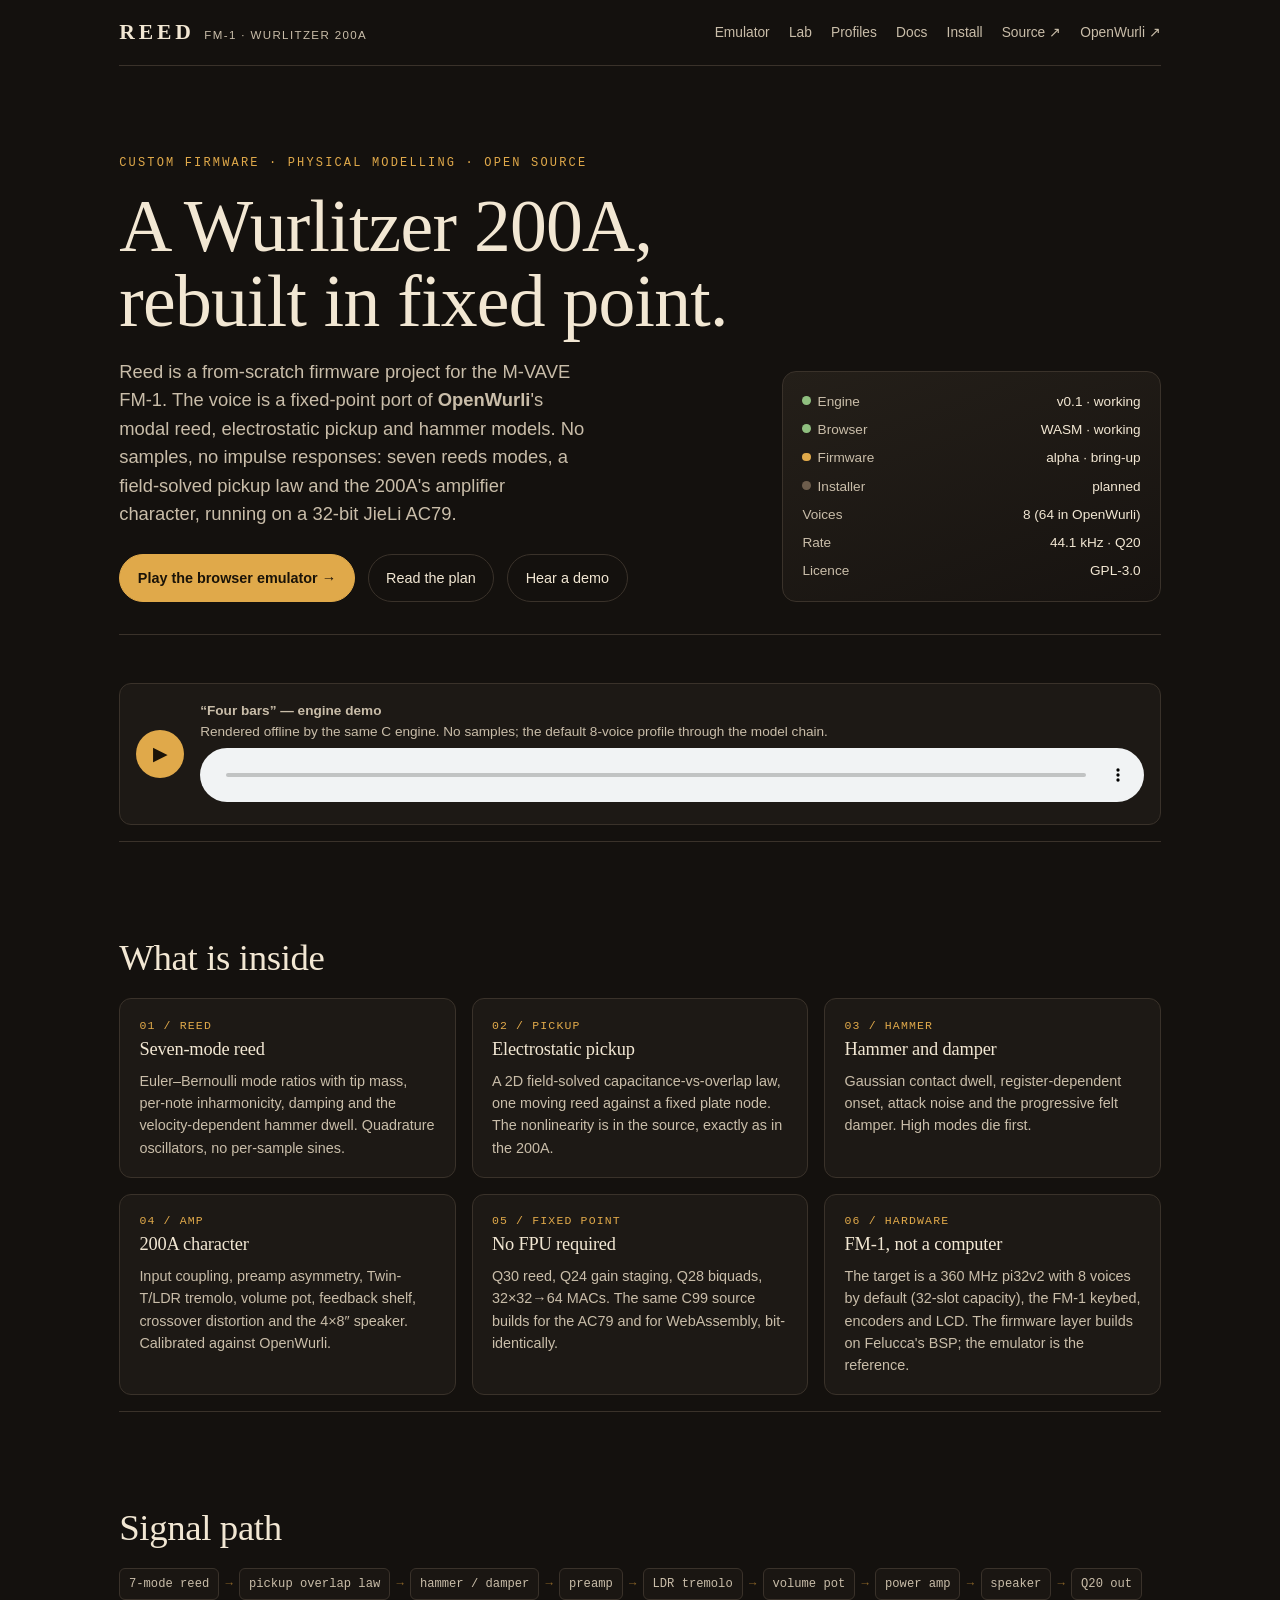
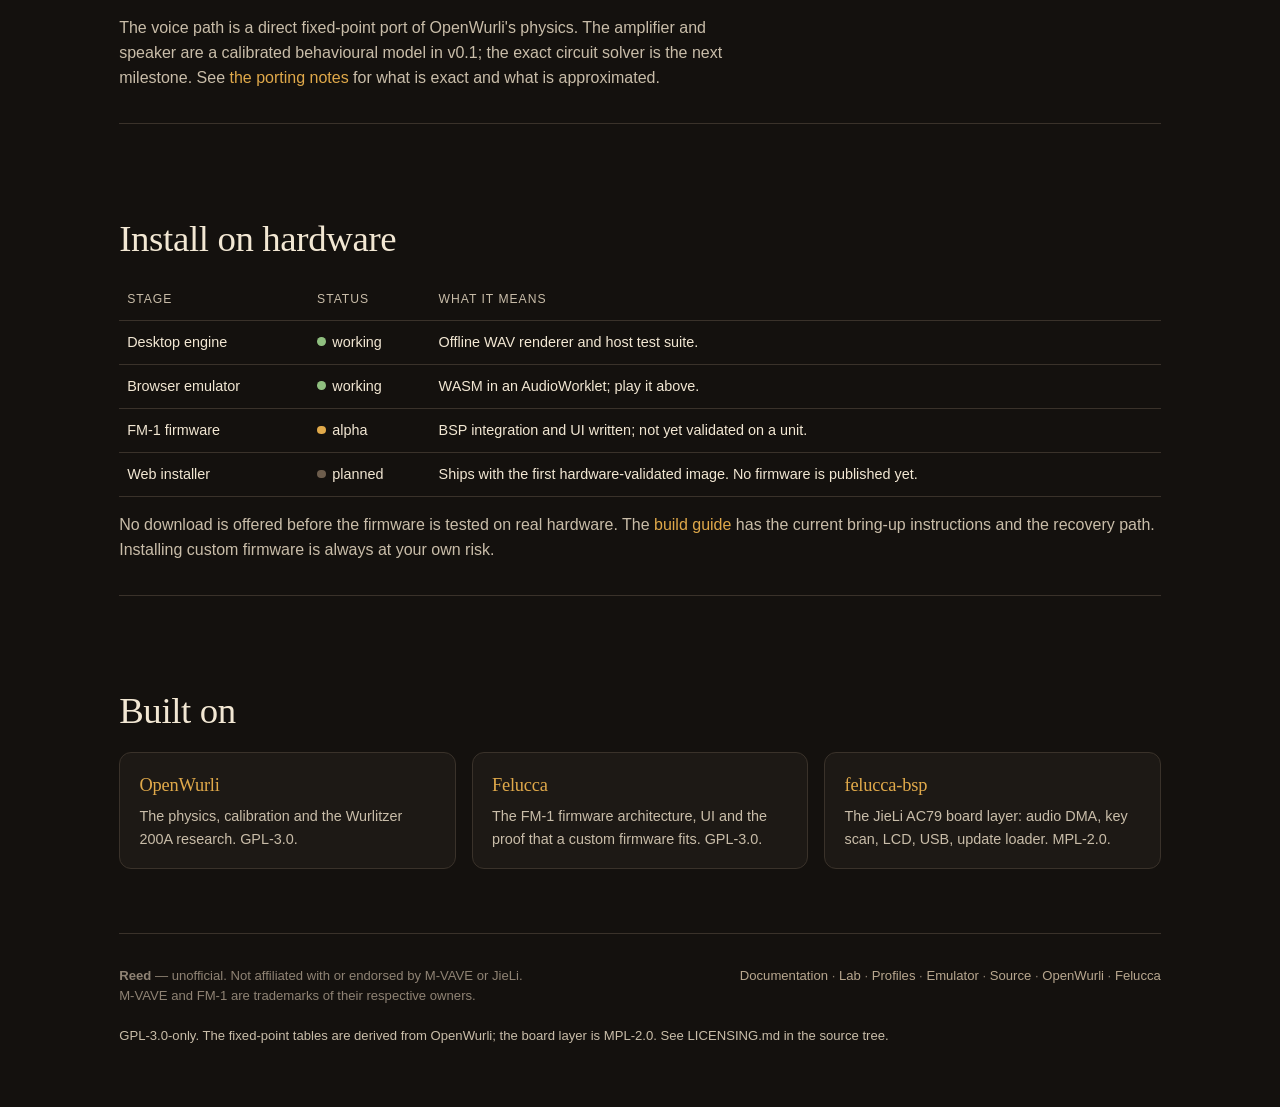
<file: web/index.html>
<!doctype html>
<html lang="en">
<head>
<meta charset="utf-8">
<meta name="viewport" content="width=device-width, initial-scale=1">
<title>Reed — a Wurlitzer 200A for the M-VAVE FM-1</title>
<meta name="description" content="A physical model of the Wurlitzer 200A, ported to a fixed-point engine for the M-VAVE FM-1. Open source, no samples.">
<link rel="icon" href="assets/favicon.svg" type="image/svg+xml">
<link rel="stylesheet" href="assets/style.css">
</head>
<body>
<div class="wrap">
  <header class="nav">
    <a class="brand" href="index.html"><strong>REED</strong><span>FM-1 · Wurlitzer 200A</span></a>
    <nav>
      <a href="try/index.html">Emulator</a>
      <a href="lab.html">Lab</a>
      <a href="profiles.html">Profiles</a>
      <a href="docs.html">Docs</a>
      <a href="#install">Install</a>
      <a href="https://github.com/ograndebe/fm1-reed" target="_blank" rel="noopener">Source ↗</a>
      <a href="https://github.com/hal0zer0/openwurli" target="_blank" rel="noopener">OpenWurli ↗</a>
    </nav>
  </header>

  <section class="hero">
    <div>
      <div class="kicker">Custom firmware · physical modelling · open source</div>
      <h1>A Wurlitzer 200A,<br>rebuilt in fixed point.</h1>
      <p class="lead">
        Reed is a from-scratch firmware project for the M-VAVE FM-1. The voice is a
        fixed-point port of <strong>OpenWurli</strong>'s modal reed, electrostatic pickup
        and hammer models. No samples, no impulse responses: seven reeds modes, a field-solved
        pickup law and the 200A's amplifier character, running on a 32-bit JieLi AC79.
      </p>
      <div class="actions">
        <a class="btn primary" href="try/index.html">Play the browser emulator →</a>
        <a class="btn" href="docs.html">Read the plan</a>
        <a class="btn" href="assets/demo.mp3">Hear a demo</a>
      </div>
    </div>
    <aside class="hero-card" aria-label="Project status">
      <dl>
        <dt><span class="dot"></span>Engine</dt><dd>v0.1 · working</dd>
        <dt><span class="dot"></span>Browser</dt><dd>WASM · working</dd>
        <dt><span class="dot wip"></span>Firmware</dt><dd>alpha · bring-up</dd>
        <dt><span class="dot todo"></span>Installer</dt><dd>planned</dd>
        <dt>Voices</dt><dd>8 (64 in OpenWurli)</dd>
        <dt>Rate</dt><dd>44.1 kHz · Q20</dd>
        <dt>Licence</dt><dd>GPL-3.0</dd>
      </dl>
    </aside>
  </section>

  <section class="section">
    <div class="player">
      <button id="play-demo" aria-label="Play demo">▶</button>
      <div class="meta">
        <strong>“Four bars” — engine demo</strong><br>
        Rendered offline by the same C engine. No samples; the default 8-voice profile through the model chain.
        <audio id="demo" controls preload="none" src="assets/demo.mp3"></audio>
      </div>
    </div>
  </section>

  <section class="section">
    <h2>What is inside</h2>
    <div class="grid">
      <div class="card">
        <div class="num">01 / REED</div>
        <h3>Seven-mode reed</h3>
        <p>Euler–Bernoulli mode ratios with tip mass, per-note inharmonicity, damping and
        the velocity-dependent hammer dwell. Quadrature oscillators, no per-sample sines.</p>
      </div>
      <div class="card">
        <div class="num">02 / PICKUP</div>
        <h3>Electrostatic pickup</h3>
        <p>A 2D field-solved capacitance-vs-overlap law, one moving reed against a fixed
        plate node. The nonlinearity is in the source, exactly as in the 200A.</p>
      </div>
      <div class="card">
        <div class="num">03 / HAMMER</div>
        <h3>Hammer and damper</h3>
        <p>Gaussian contact dwell, register-dependent onset, attack noise and the
        progressive felt damper. High modes die first.</p>
      </div>
      <div class="card">
        <div class="num">04 / AMP</div>
        <h3>200A character</h3>
        <p>Input coupling, preamp asymmetry, Twin-T/LDR tremolo, volume pot, feedback
        shelf, crossover distortion and the 4×8″ speaker. Calibrated against OpenWurli.</p>
      </div>
      <div class="card">
        <div class="num">05 / FIXED POINT</div>
        <h3>No FPU required</h3>
        <p>Q30 reed, Q24 gain staging, Q28 biquads, 32×32→64 MACs. The same C99 source
        builds for the AC79 and for WebAssembly, bit-identically.</p>
      </div>
      <div class="card">
        <div class="num">06 / HARDWARE</div>
        <h3>FM-1, not a computer</h3>
        <p>The target is a 360 MHz pi32v2 with 8 voices by default (32-slot capacity), the FM-1 keybed, encoders and
        LCD. The firmware layer builds on Felucca's BSP; the emulator is the reference.</p>
      </div>
    </div>
  </section>

  <section class="section">
    <h2>Signal path</h2>
    <div class="flow" aria-label="Signal flow">
      <span>7-mode reed</span><i>→</i>
      <span>pickup overlap law</span><i>→</i>
      <span>hammer / damper</span><i>→</i>
      <span>preamp</span><i>→</i>
      <span>LDR tremolo</span><i>→</i>
      <span>volume pot</span><i>→</i>
      <span>power amp</span><i>→</i>
      <span>speaker</span><i>→</i>
      <span>Q20 out</span>
    </div>
    <p style="margin-top:1rem;max-width:70ch">
      The voice path is a direct fixed-point port of OpenWurli's physics. The amplifier
      and speaker are a calibrated behavioural model in v0.1; the exact circuit solver
      is the next milestone. See <a href="docs.html#porting">the porting notes</a> for what
      is exact and what is approximated.
    </p>
  </section>

  <section class="section" id="install">
    <h2>Install on hardware</h2>
    <table class="status">
      <tr><th>Stage</th><th>Status</th><th>What it means</th></tr>
      <tr><td>Desktop engine</td><td><span class="dot"></span>working</td><td>Offline WAV renderer and host test suite.</td></tr>
      <tr><td>Browser emulator</td><td><span class="dot"></span>working</td><td>WASM in an AudioWorklet; play it above.</td></tr>
      <tr><td>FM-1 firmware</td><td><span class="dot wip"></span>alpha</td><td>BSP integration and UI written; not yet validated on a unit.</td></tr>
      <tr><td>Web installer</td><td><span class="dot todo"></span>planned</td><td>Ships with the first hardware-validated image. No firmware is published yet.</td></tr>
    </table>
    <p style="margin-top:1rem">
      No download is offered before the firmware is tested on real hardware. The
      <a href="docs.html#build">build guide</a> has the current bring-up instructions and the
      recovery path. Installing custom firmware is always at your own risk.
    </p>
  </section>

  <section class="section">
    <h2>Built on</h2>
    <div class="grid">
      <div class="card">
        <h3><a href="https://github.com/hal0zer0/openwurli" target="_blank" rel="noopener">OpenWurli</a></h3>
        <p>The physics, calibration and the Wurlitzer 200A research. GPL-3.0.</p>
      </div>
      <div class="card">
        <h3><a href="https://github.com/hugelton/Felucca" target="_blank" rel="noopener">Felucca</a></h3>
        <p>The FM-1 firmware architecture, UI and the proof that a custom firmware fits. GPL-3.0.</p>
      </div>
      <div class="card">
        <h3><a href="https://github.com/hugelton/felucca-bsp" target="_blank" rel="noopener">felucca-bsp</a></h3>
        <p>The JieLi AC79 board layer: audio DMA, key scan, LCD, USB, update loader. MPL-2.0.</p>
      </div>
    </div>
  </section>

  <footer>
    <div class="cols">
      <div>
        <strong>Reed</strong> — unofficial. Not affiliated with or endorsed by M-VAVE or JieLi.<br>
        M-VAVE and FM-1 are trademarks of their respective owners.
      </div>
      <div>
        <a href="docs.html">Documentation</a> ·
        <a href="lab.html">Lab</a> ·
        <a href="profiles.html">Profiles</a> ·
        <a href="try/index.html">Emulator</a> ·
        <a href="https://github.com/ograndebe/fm1-reed" target="_blank" rel="noopener">Source</a> ·
        <a href="https://github.com/hal0zer0/openwurli" target="_blank" rel="noopener">OpenWurli</a> ·
        <a href="https://github.com/hugelton/Felucca" target="_blank" rel="noopener">Felucca</a>
      </div>
    </div>
    <p style="margin-top:1.2rem">GPL-3.0-only. The fixed-point tables are derived from OpenWurli; the board layer is MPL-2.0. See LICENSING.md in the source tree.</p>
  </footer>
</div>
<script>
  document.getElementById('play-demo').addEventListener('click', () => {
    const a = document.getElementById('demo');
    if (a.paused) { a.play(); document.getElementById('play-demo').textContent = '❚❚'; }
    else { a.pause(); document.getElementById('play-demo').textContent = '▶'; }
  });
  document.getElementById('demo').addEventListener('ended', () => {
    document.getElementById('play-demo').textContent = '▶';
  });
</script>
</body>
</html>
</file>
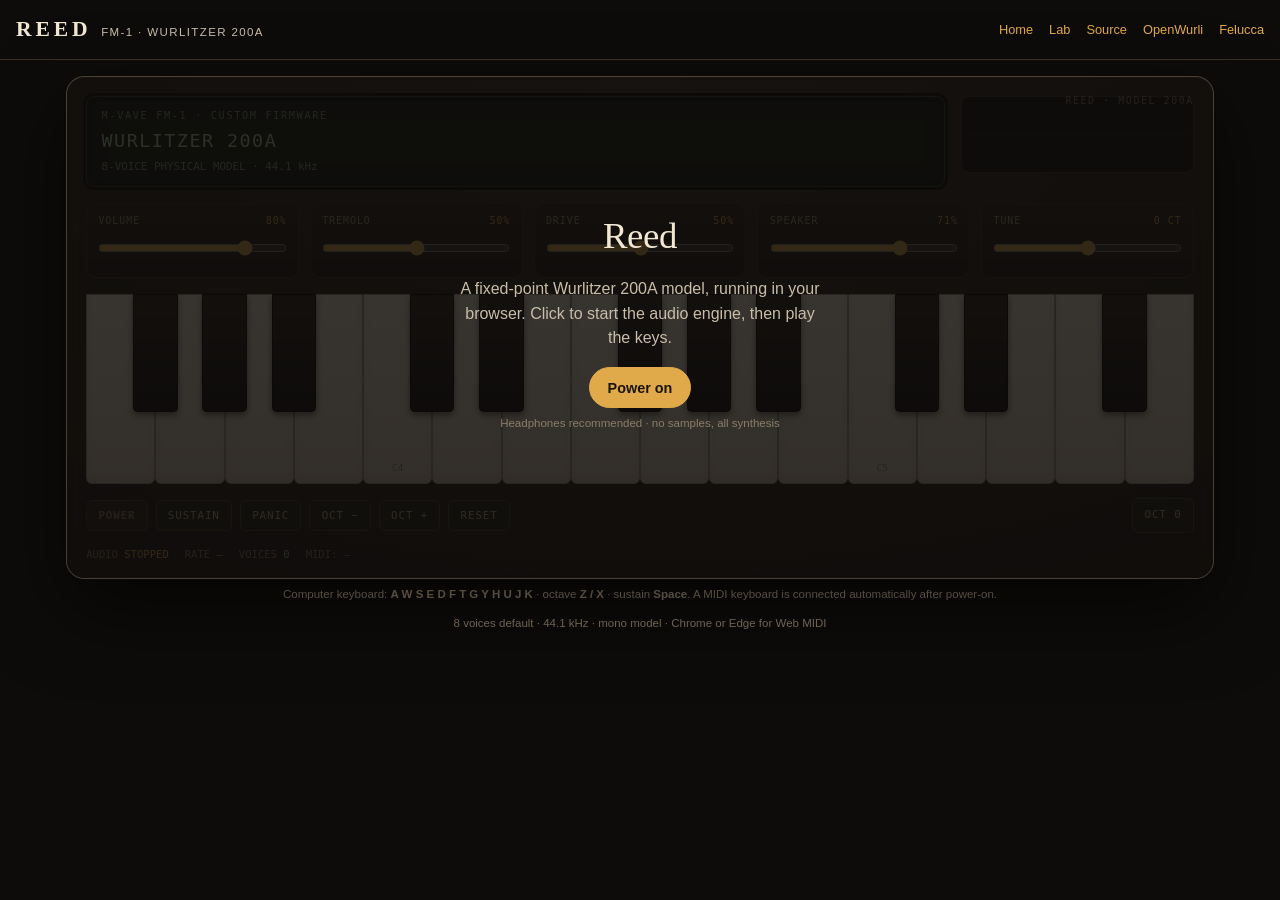
<file: web/try/index.html>
<!doctype html>
<html lang="en">
<head>
<meta charset="utf-8">
<meta name="viewport" content="width=device-width, initial-scale=1">
<title>Reed — FM-1 emulator</title>
<meta name="description" content="Play the Reed Wurlitzer 200A engine in your browser. A fixed-point physical model for the M-VAVE FM-1.">
<link rel="icon" href="../assets/favicon.svg" type="image/svg+xml">
<link rel="stylesheet" href="../assets/style.css">
</head>
<body class="try">
<header class="try-head">
  <a class="brand" href="../index.html"><strong>REED</strong><span>FM-1 · Wurlitzer 200A</span></a>
  <div class="links">
    <a href="../index.html">Home</a>
    <a href="../lab.html">Lab</a>
    <a href="https://github.com/ograndebe/fm1-reed" target="_blank" rel="noopener">Source</a>
    <a href="https://github.com/hal0zer0/openwurli" target="_blank" rel="noopener">OpenWurli</a>
    <a href="https://github.com/hugelton/Felucca" target="_blank" rel="noopener">Felucca</a>
  </div>
</header>

<main class="try-main">
  <section class="instrument" aria-label="FM-1 emulator">
    <div class="badge">REED · MODEL 200A</div>

    <div class="lcd-row">
      <div class="lcd" aria-live="polite">
        <div class="l1">M-VAVE FM-1 · CUSTOM FIRMWARE</div>
        <div class="l2" id="note-readout">WURLITZER 200A</div>
        <div class="l3" id="lcd-status">8-VOICE PHYSICAL MODEL · 44.1 kHz</div>
      </div>
      <div class="scope-wrap"><canvas id="scope" width="440" height="128"></canvas></div>
    </div>

    <div class="controls">
      <div class="ctrl">
        <label for="volume">Volume <output for="volume"></output></label>
        <input id="volume" type="range" min="0" max="127" value="102">
      </div>
      <div class="ctrl">
        <label for="tremolo">Tremolo <output for="tremolo"></output></label>
        <input id="tremolo" type="range" min="0" max="127" value="64">
      </div>
      <div class="ctrl">
        <label for="drive">Drive <output for="drive"></output></label>
        <input id="drive" type="range" min="0" max="127" value="64">
      </div>
      <div class="ctrl">
        <label for="speaker">Speaker <output for="speaker"></output></label>
        <input id="speaker" type="range" min="0" max="127" value="90">
      </div>
      <div class="ctrl">
        <label for="tune">Tune <output for="tune"></output></label>
        <input id="tune" type="range" min="-50" max="50" value="0">
      </div>
    </div>

    <div class="keyboard" id="keyboard" aria-label="27-key keyboard, F3 to G5"></div>

    <div class="transport">
      <button class="mini power off" id="power">POWER</button>
      <button class="mini" id="sustain">SUSTAIN</button>
      <button class="mini danger" id="panic">PANIC</button>
      <button class="mini" id="oct-down">OCT −</button>
      <button class="mini" id="oct-up">OCT +</button>
      <button class="mini" id="reset">RESET</button>
      <span class="spacer"></span>
      <span class="mini" id="octave-readout">OCT <span id="octave">0</span></span>
    </div>

    <div class="statusline">
      <span>AUDIO <b id="audio-status" style="color:var(--amber)">STOPPED</b></span>
      <span>RATE <b id="rate">—</b></span>
      <span>VOICES <b id="voices">0</b></span>
      <span id="midi-status">MIDI: —</span>
    </div>

    <div class="overlay" id="overlay">
      <div class="box">
        <h2>Reed</h2>
        <p>A fixed-point Wurlitzer 200A model, running in your browser. Click to start the audio engine, then play the keys.</p>
        <button class="btn primary" id="overlay-power">Power on</button>
        <p class="hint" id="overlay-msg">Headphones recommended · no samples, all synthesis</p>
      </div>
    </div>
  </section>

  <p class="hint">
    Computer keyboard: <b>A W S E D F T G Y H U J K</b> · octave <b>Z / X</b> · sustain <b>Space</b>.
    A MIDI keyboard is connected automatically after power-on.
  </p>
  <p class="hint">8 voices default · 44.1 kHz · mono model · Chrome or Edge for Web MIDI</p>
</main>
<script src="app.js"></script>
</body>
</html>
</file>
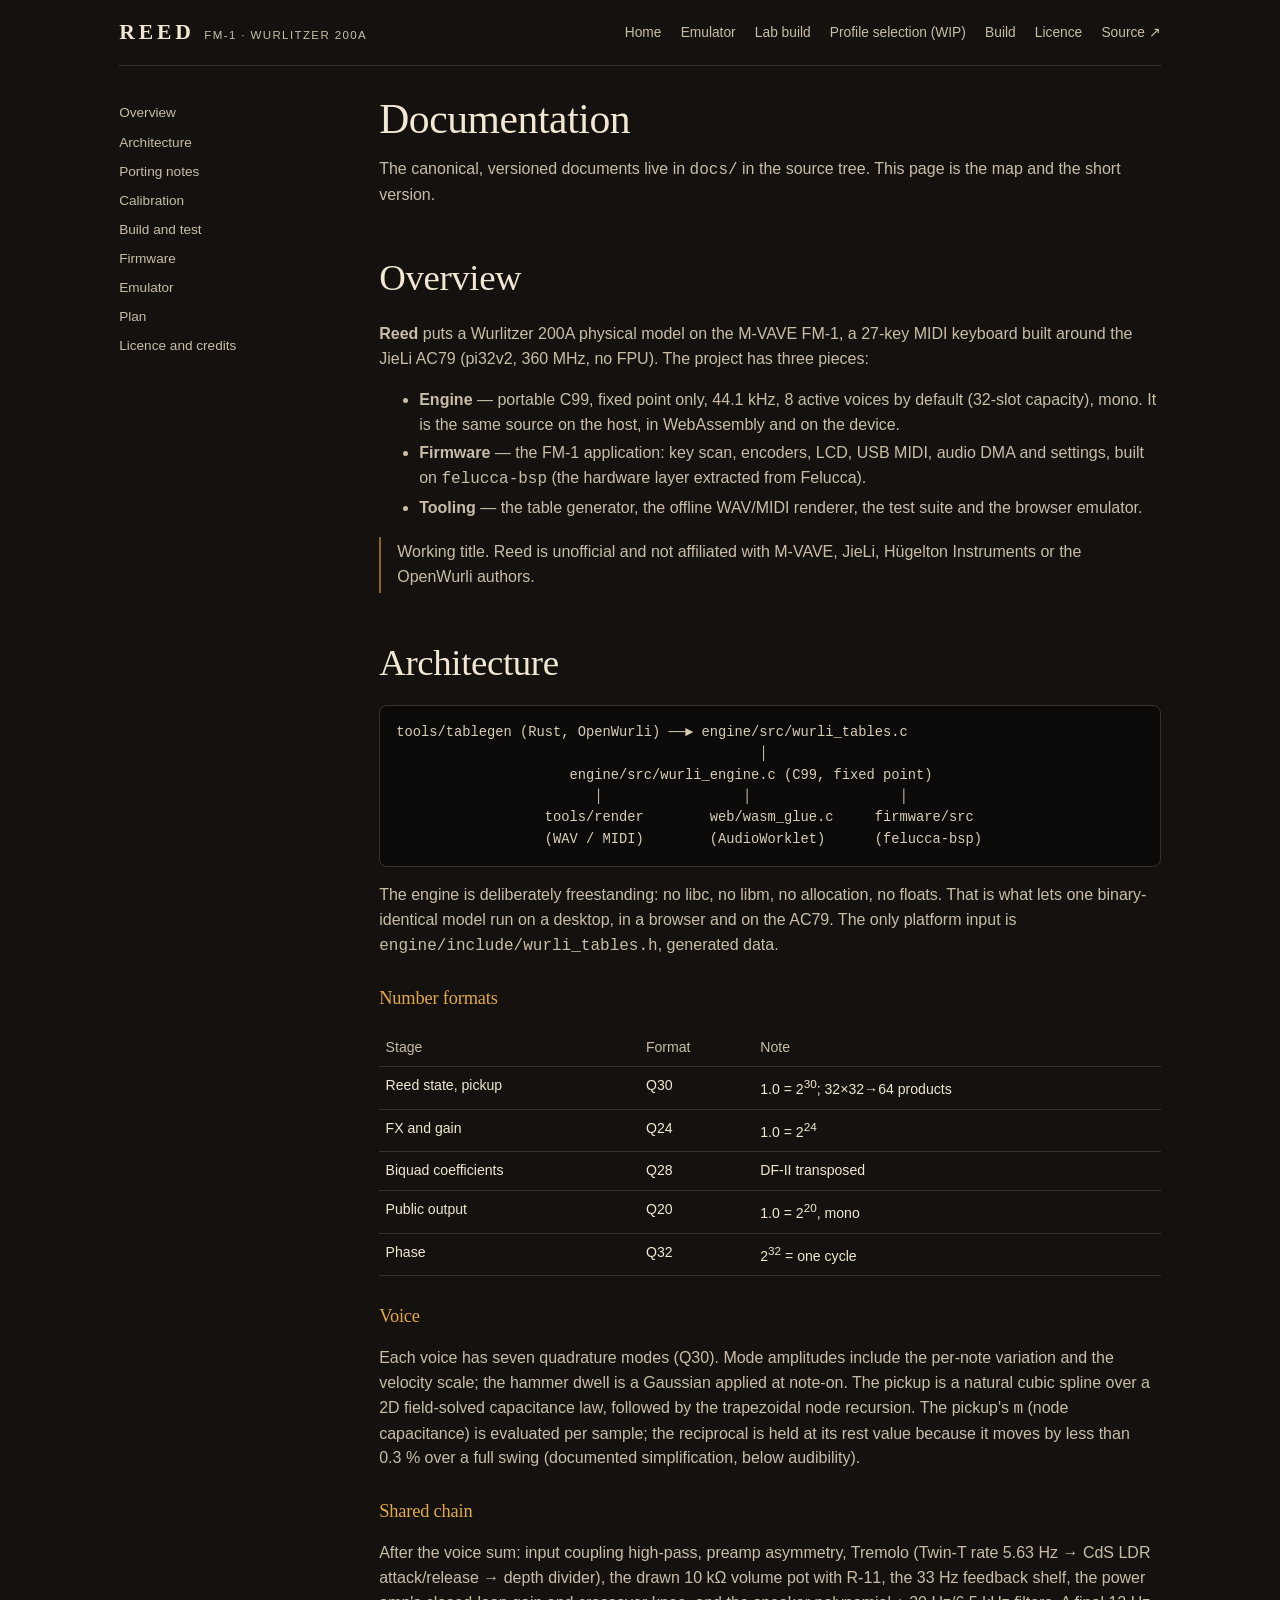
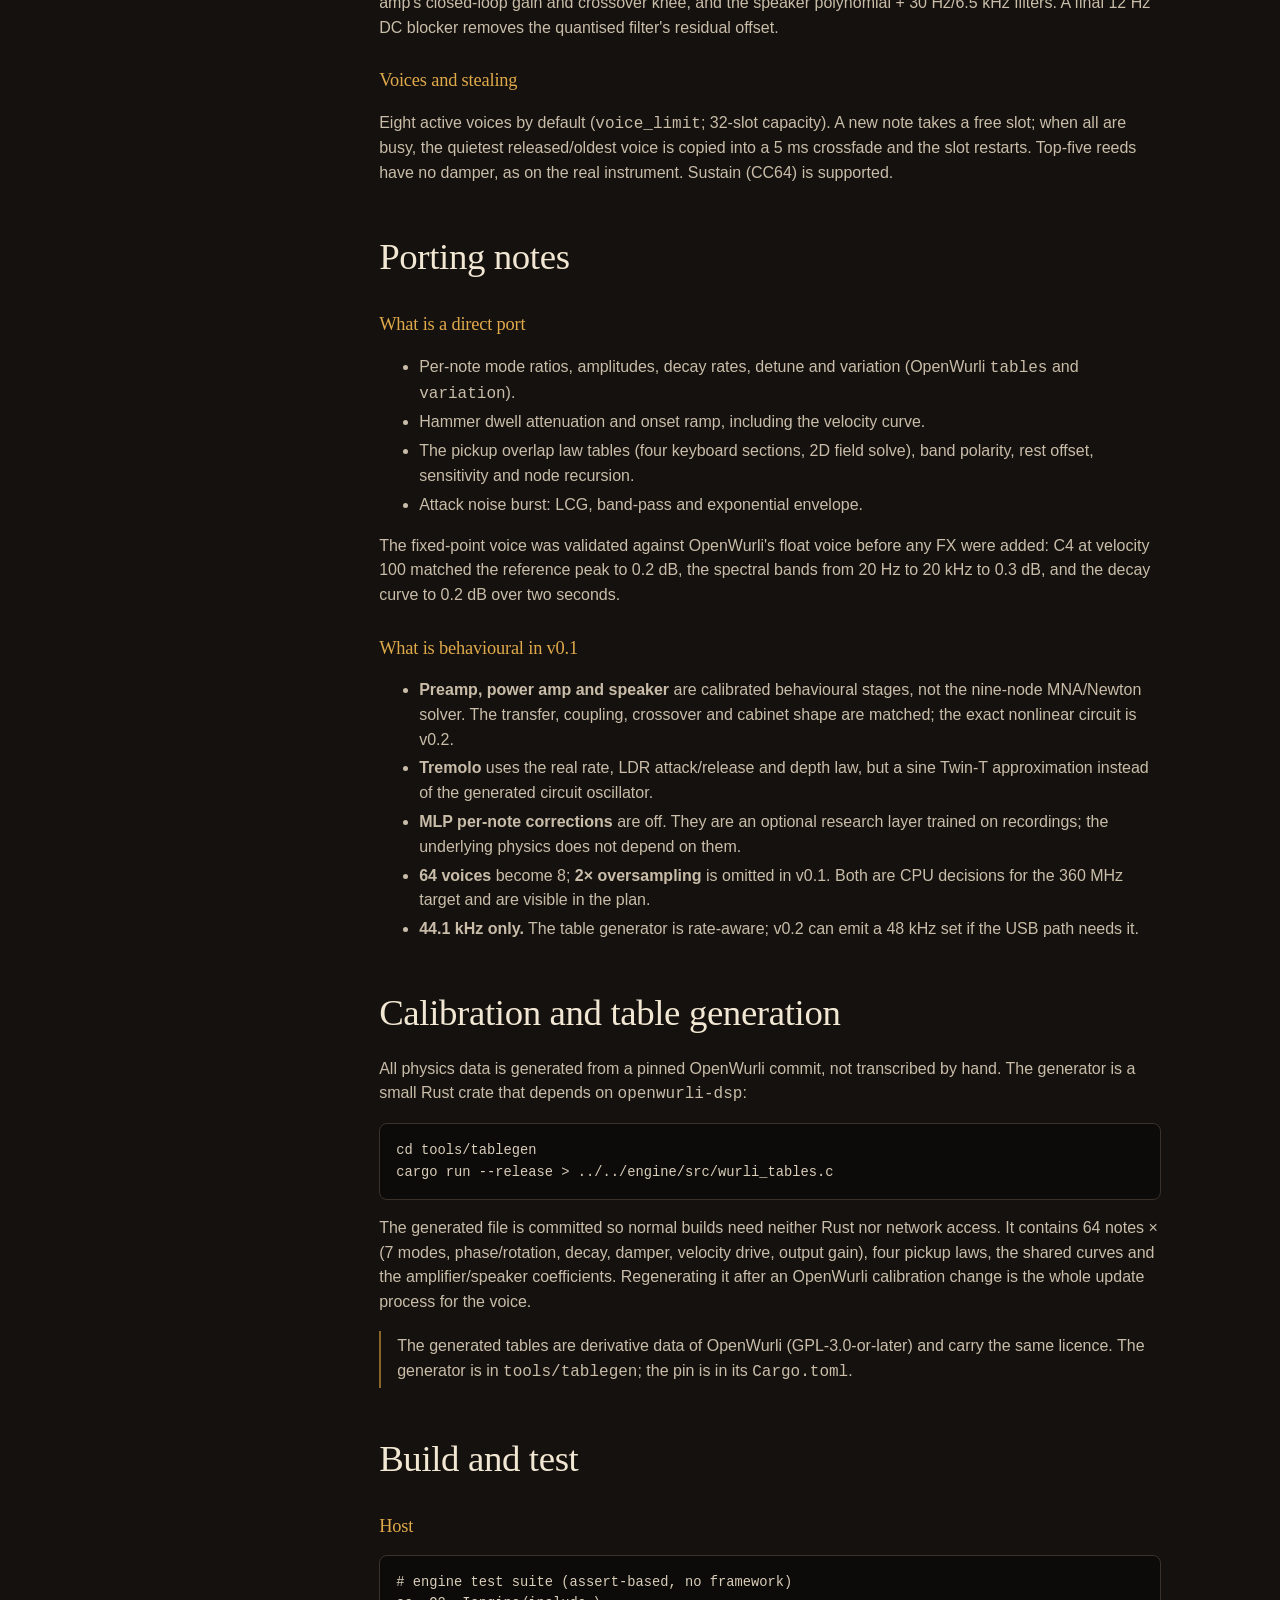
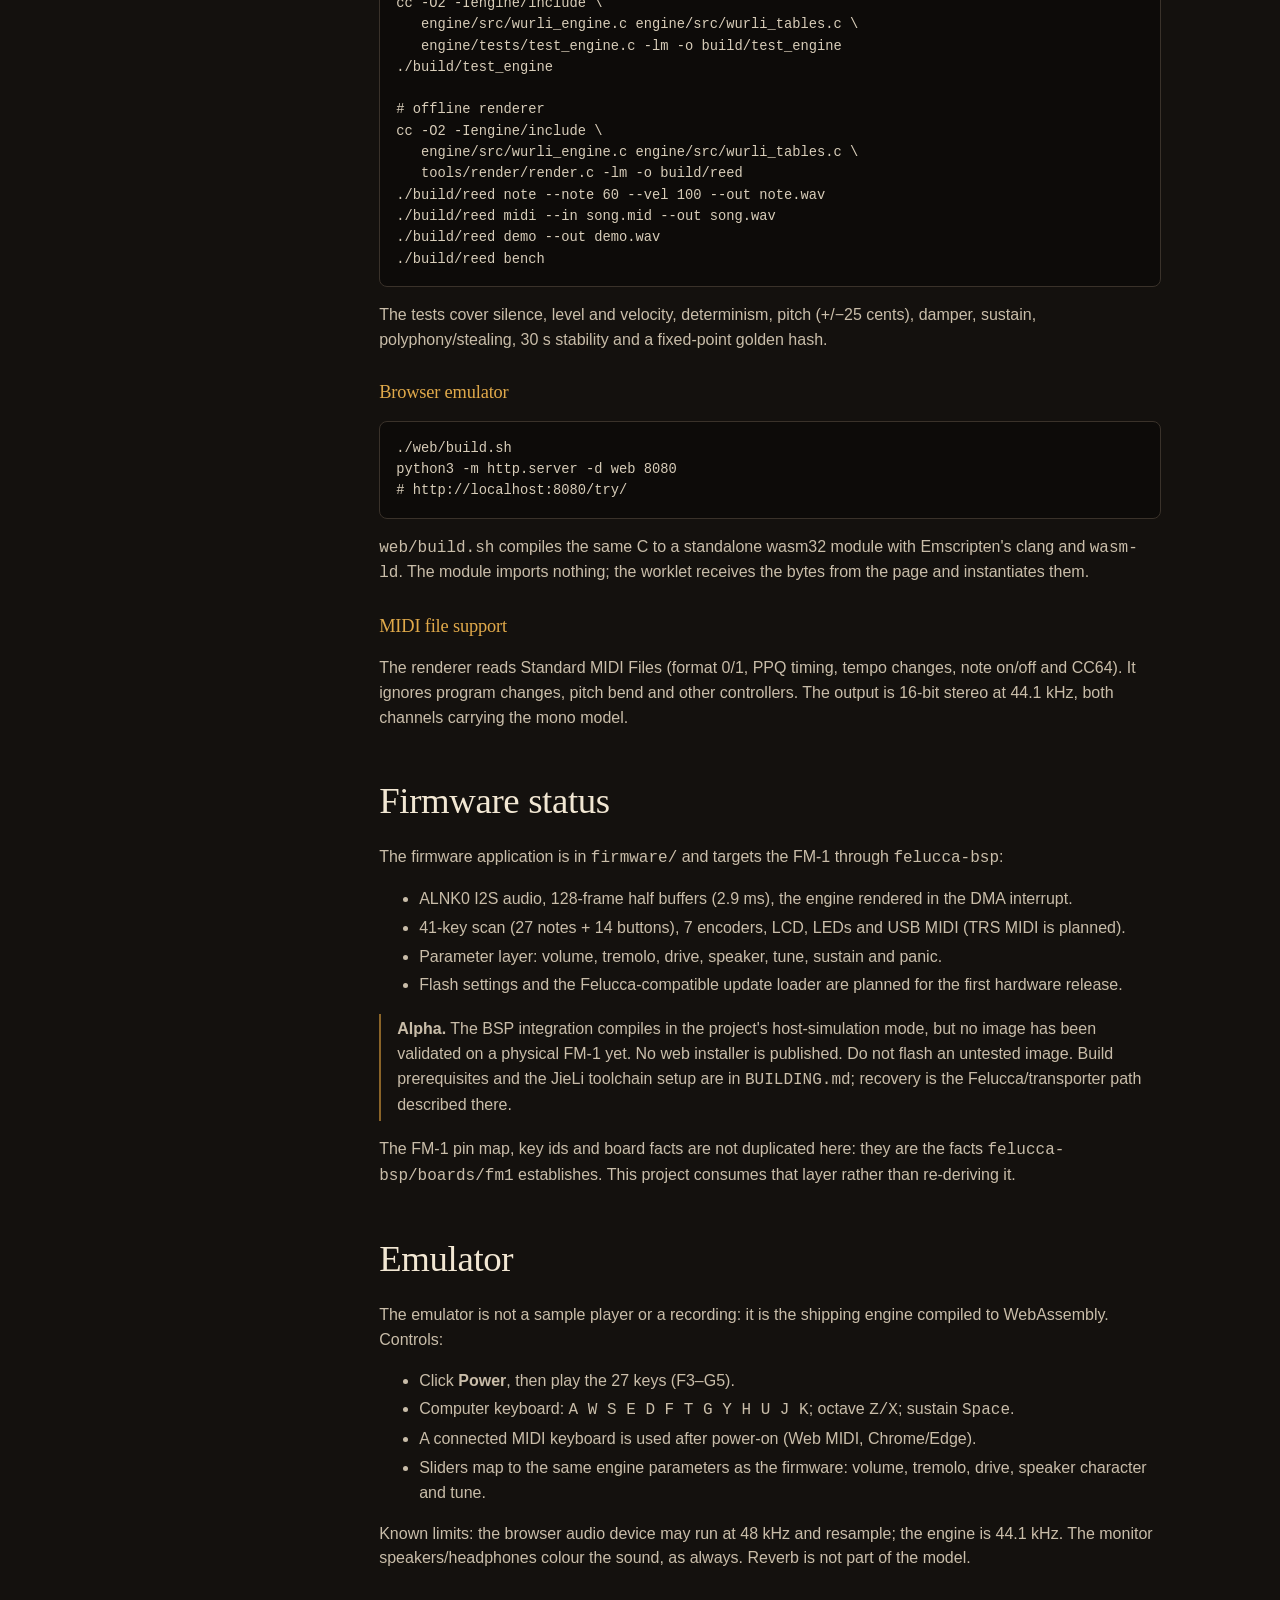
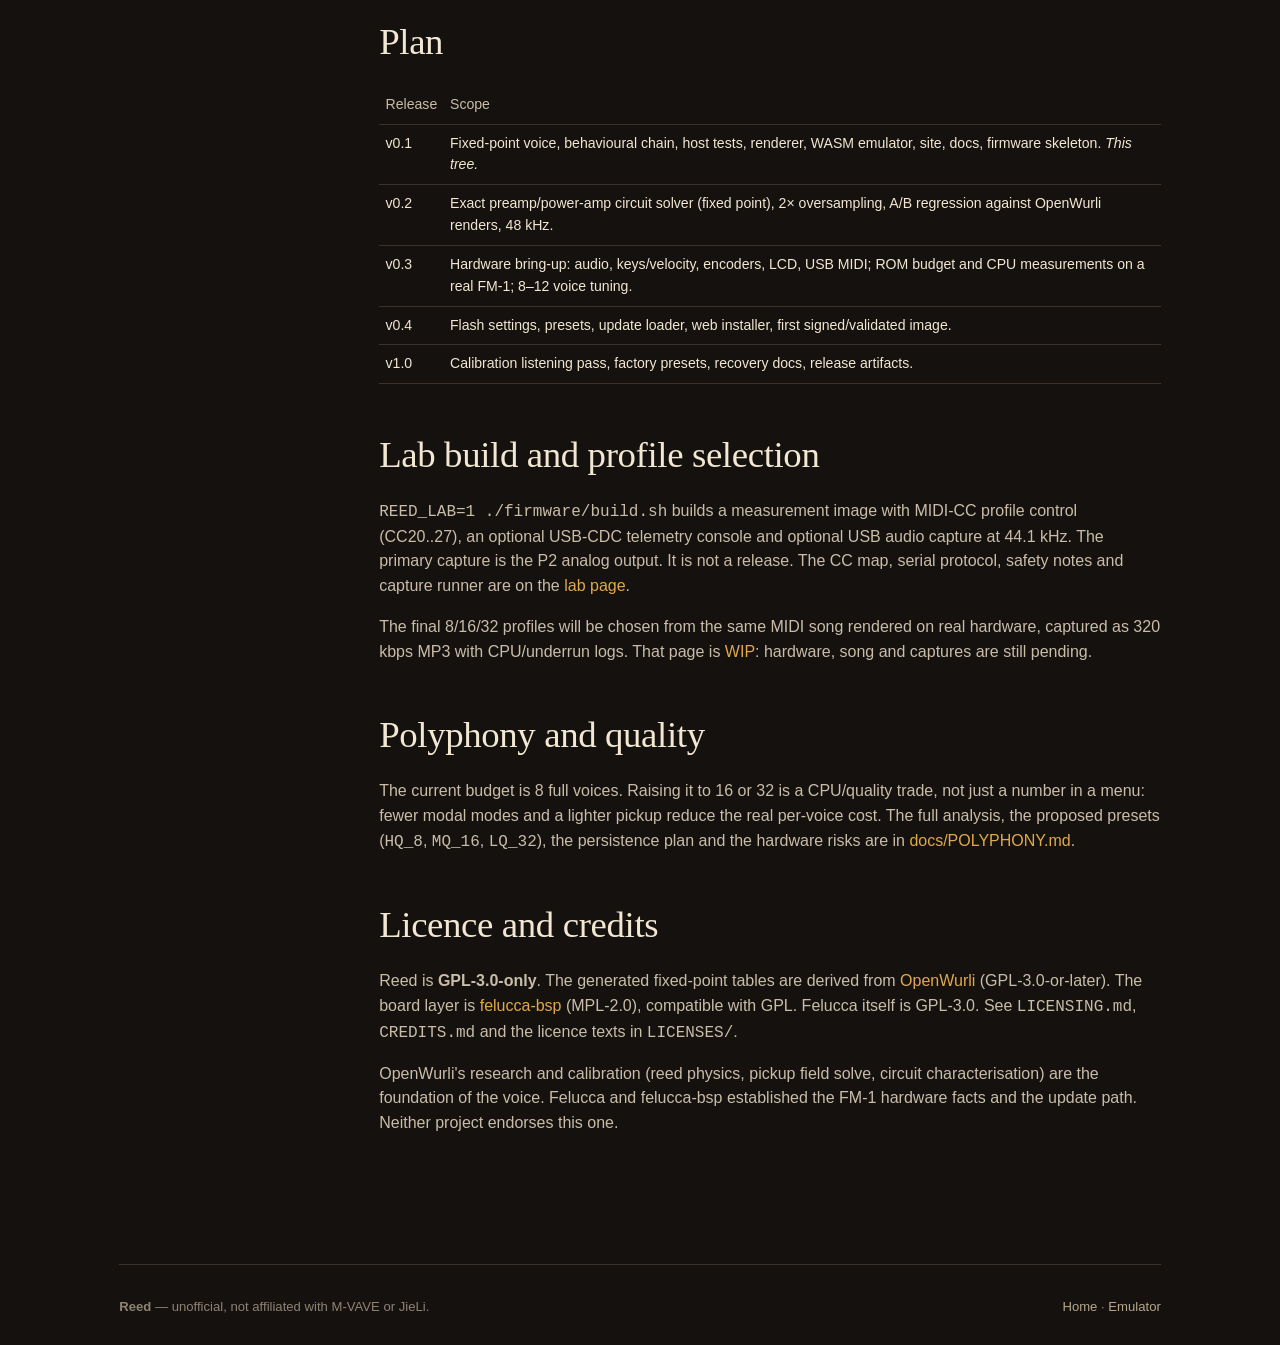
<file: web/docs.html>
<!doctype html>
<html lang="en">
<head>
<meta charset="utf-8">
<meta name="viewport" content="width=device-width, initial-scale=1">
<title>Reed — documentation</title>
<meta name="description" content="Architecture, porting notes, calibration, build and firmware documentation for the Reed FM-1 engine.">
<link rel="icon" href="assets/favicon.svg" type="image/svg+xml">
<link rel="stylesheet" href="assets/style.css">
<style>
  .doc { display: grid; grid-template-columns: 220px 1fr; gap: 2.5rem; padding: 2rem 0 4rem; }
  .doc nav { position: sticky; top: 1rem; align-self: start; font-size: .85rem; }
  .doc nav a { display: block; padding: .25rem 0; color: var(--cream-dim); }
  .doc nav a:hover { color: var(--amber); }
  .doc h2 { margin-top: 2.6rem; }
  .doc h2:first-child { margin-top: 0; }
  .doc h3 { margin-top: 1.6rem; color: var(--amber); }
  .doc ul { color: var(--cream-dim); }
  .doc li { margin: .25rem 0; }
  .doc .note { border-left: 2px solid var(--amber-soft); padding: .2rem 0 .2rem 1rem; color: var(--cream-dim); }
  .doc table { width: 100%; border-collapse: collapse; font-size: .88rem; margin: 1rem 0; }
  .doc td, .doc th { border-bottom: 1px solid var(--line); padding: .5rem .4rem; text-align: left; vertical-align: top; }
  .doc th { color: var(--cream-dim); font-weight: 500; }
  @media (max-width: 800px) { .doc { grid-template-columns: 1fr; } .doc nav { position: static; } }
</style>
</head>
<body>
<div class="wrap">
  <header class="nav">
    <a class="brand" href="index.html"><strong>REED</strong><span>FM-1 · Wurlitzer 200A</span></a>
    <nav>
      <a href="index.html">Home</a>
      <a href="try/index.html">Emulator</a>
      <a href="lab.html">Lab build</a>
      <a href="profiles.html">Profile selection (WIP)</a>
      <a href="#build">Build</a>
      <a href="#licence">Licence</a>
      <a href="https://github.com/ograndebe/fm1-reed" target="_blank" rel="noopener">Source ↗</a>
    </nav>
  </header>

  <div class="doc">
    <nav aria-label="Contents">
      <a href="#overview">Overview</a>
      <a href="#architecture">Architecture</a>
      <a href="#porting">Porting notes</a>
      <a href="#calibration">Calibration</a>
      <a href="#build">Build and test</a>
      <a href="#firmware">Firmware</a>
      <a href="#emulator">Emulator</a>
      <a href="#plan">Plan</a>
      <a href="#licence">Licence and credits</a>
    </nav>

    <main>
      <h1 style="font-size:2.6rem">Documentation</h1>
      <p class="lead">The canonical, versioned documents live in <code>docs/</code> in the source
      tree. This page is the map and the short version.</p>

      <h2 id="overview">Overview</h2>
      <p><strong>Reed</strong> puts a Wurlitzer 200A physical model on the M-VAVE FM-1, a
      27-key MIDI keyboard built around the JieLi AC79 (pi32v2, 360 MHz, no FPU). The project
      has three pieces:</p>
      <ul>
        <li><strong>Engine</strong> — portable C99, fixed point only, 44.1 kHz, 8 active voices by default (32-slot capacity), mono.
        It is the same source on the host, in WebAssembly and on the device.</li>
        <li><strong>Firmware</strong> — the FM-1 application: key scan, encoders, LCD, USB MIDI,
        audio DMA and settings, built on <code>felucca-bsp</code> (the hardware layer extracted
        from Felucca).</li>
        <li><strong>Tooling</strong> — the table generator, the offline WAV/MIDI renderer, the
        test suite and the browser emulator.</li>
      </ul>
      <p class="note">Working title. Reed is unofficial and not affiliated with M-VAVE, JieLi,
      Hügelton Instruments or the OpenWurli authors.</p>

      <h2 id="architecture">Architecture</h2>
      <pre>tools/tablegen (Rust, OpenWurli) ──► engine/src/wurli_tables.c
                                            │
                     engine/src/wurli_engine.c (C99, fixed point)
                        │                 │                  │
                  tools/render        web/wasm_glue.c     firmware/src
                  (WAV / MIDI)        (AudioWorklet)      (felucca-bsp)</pre>
      <p>The engine is deliberately freestanding: no libc, no libm, no allocation, no floats.
      That is what lets one binary-identical model run on a desktop, in a browser and on the
      AC79. The only platform input is <code>engine/include/wurli_tables.h</code>, generated
      data.</p>

      <h3>Number formats</h3>
      <table>
        <tr><th>Stage</th><th>Format</th><th>Note</th></tr>
        <tr><td>Reed state, pickup</td><td>Q30</td><td>1.0 = 2<sup>30</sup>; 32×32→64 products</td></tr>
        <tr><td>FX and gain</td><td>Q24</td><td>1.0 = 2<sup>24</sup></td></tr>
        <tr><td>Biquad coefficients</td><td>Q28</td><td>DF-II transposed</td></tr>
        <tr><td>Public output</td><td>Q20</td><td>1.0 = 2<sup>20</sup>, mono</td></tr>
        <tr><td>Phase</td><td>Q32</td><td>2<sup>32</sup> = one cycle</td></tr>
      </table>

      <h3>Voice</h3>
      <p>Each voice has seven quadrature modes (Q30). Mode amplitudes include the per-note
      variation and the velocity scale; the hammer dwell is a Gaussian applied at note-on.
      The pickup is a natural cubic spline over a 2D field-solved capacitance law, followed by
      the trapezoidal node recursion. The pickup's <code>m</code> (node capacitance) is
      evaluated per sample; the reciprocal is held at its rest value because it moves by less
      than 0.3&nbsp;% over a full swing (documented simplification, below audibility).</p>

      <h3>Shared chain</h3>
      <p>After the voice sum: input coupling high-pass, preamp asymmetry, Tremolo
      (Twin-T rate 5.63 Hz → CdS LDR attack/release → depth divider), the drawn 10 kΩ volume
      pot with R-11, the 33 Hz feedback shelf, the power amp's closed-loop gain and crossover
      knee, and the speaker polynomial + 30 Hz/6.5 kHz filters. A final 12 Hz DC blocker
      removes the quantised filter's residual offset.</p>

      <h3>Voices and stealing</h3>
      <p>Eight active voices by default (<code>voice_limit</code>; 32-slot capacity). A new note takes a free slot; when all are busy, the
      quietest released/oldest voice is copied into a 5 ms crossfade and the slot restarts.
      Top-five reeds have no damper, as on the real instrument. Sustain (CC64) is supported.</p>

      <h2 id="porting">Porting notes</h2>
      <h3>What is a direct port</h3>
      <ul>
        <li>Per-note mode ratios, amplitudes, decay rates, detune and variation (OpenWurli
        <code>tables</code> and <code>variation</code>).</li>
        <li>Hammer dwell attenuation and onset ramp, including the velocity curve.</li>
        <li>The pickup overlap law tables (four keyboard sections, 2D field solve), band
        polarity, rest offset, sensitivity and node recursion.</li>
        <li>Attack noise burst: LCG, band-pass and exponential envelope.</li>
      </ul>
      <p>The fixed-point voice was validated against OpenWurli's float voice before any FX
      were added: C4 at velocity 100 matched the reference peak to 0.2 dB, the spectral bands
      from 20 Hz to 20 kHz to 0.3 dB, and the decay curve to 0.2 dB over two seconds.</p>

      <h3>What is behavioural in v0.1</h3>
      <ul>
        <li><strong>Preamp, power amp and speaker</strong> are calibrated behavioural stages,
        not the nine-node MNA/Newton solver. The transfer, coupling, crossover and cabinet
        shape are matched; the exact nonlinear circuit is v0.2.</li>
        <li><strong>Tremolo</strong> uses the real rate, LDR attack/release and depth law, but
        a sine Twin-T approximation instead of the generated circuit oscillator.</li>
        <li><strong>MLP per-note corrections</strong> are off. They are an optional research
        layer trained on recordings; the underlying physics does not depend on them.</li>
        <li><strong>64 voices</strong> become 8; <strong>2× oversampling</strong> is omitted
        in v0.1. Both are CPU decisions for the 360 MHz target and are visible in the plan.</li>
        <li><strong>44.1 kHz only.</strong> The table generator is rate-aware; v0.2 can emit a
        48 kHz set if the USB path needs it.</li>
      </ul>

      <h2 id="calibration">Calibration and table generation</h2>
      <p>All physics data is generated from a pinned OpenWurli commit, not transcribed by
      hand. The generator is a small Rust crate that depends on <code>openwurli-dsp</code>:</p>
      <pre>cd tools/tablegen
cargo run --release &gt; ../../engine/src/wurli_tables.c</pre>
      <p>The generated file is committed so normal builds need neither Rust nor network access.
      It contains 64 notes × (7 modes, phase/rotation, decay, damper, velocity drive, output
      gain), four pickup laws, the shared curves and the amplifier/speaker coefficients.
      Regenerating it after an OpenWurli calibration change is the whole update process for
      the voice.</p>
      <p class="note">The generated tables are derivative data of OpenWurli (GPL-3.0-or-later)
      and carry the same licence. The generator is in <code>tools/tablegen</code>; the pin is
      in its <code>Cargo.toml</code>.</p>

      <h2 id="build">Build and test</h2>
      <h3>Host</h3>
      <pre># engine test suite (assert-based, no framework)
cc -O2 -Iengine/include \
   engine/src/wurli_engine.c engine/src/wurli_tables.c \
   engine/tests/test_engine.c -lm -o build/test_engine
./build/test_engine

# offline renderer
cc -O2 -Iengine/include \
   engine/src/wurli_engine.c engine/src/wurli_tables.c \
   tools/render/render.c -lm -o build/reed
./build/reed note --note 60 --vel 100 --out note.wav
./build/reed midi --in song.mid --out song.wav
./build/reed demo --out demo.wav
./build/reed bench</pre>
      <p>The tests cover silence, level and velocity, determinism, pitch (+/−25 cents),
      damper, sustain, polyphony/stealing, 30 s stability and a fixed-point golden hash.</p>

      <h3>Browser emulator</h3>
      <pre>./web/build.sh
python3 -m http.server -d web 8080
# http://localhost:8080/try/</pre>
      <p><code>web/build.sh</code> compiles the same C to a standalone wasm32 module with
      Emscripten's clang and <code>wasm-ld</code>. The module imports nothing; the worklet
      receives the bytes from the page and instantiates them.</p>

      <h3>MIDI file support</h3>
      <p>The renderer reads Standard MIDI Files (format 0/1, PPQ timing, tempo changes, note
      on/off and CC64). It ignores program changes, pitch bend and other controllers. The
      output is 16-bit stereo at 44.1 kHz, both channels carrying the mono model.</p>

      <h2 id="firmware">Firmware status</h2>
      <p>The firmware application is in <code>firmware/</code> and targets the FM-1 through
      <code>felucca-bsp</code>:</p>
      <ul>
        <li>ALNK0 I2S audio, 128-frame half buffers (2.9 ms), the engine rendered in the DMA
        interrupt.</li>
        <li>41-key scan (27 notes + 14 buttons), 7 encoders, LCD, LEDs and USB MIDI
        (TRS MIDI is planned).</li>
        <li>Parameter layer: volume, tremolo, drive, speaker, tune, sustain and panic.</li>
        <li>Flash settings and the Felucca-compatible update loader are planned for the first
        hardware release.</li>
      </ul>
      <p class="note"><strong>Alpha.</strong> The BSP integration compiles in the project's
      host-simulation mode, but no image has been validated on a physical FM-1 yet. No web
      installer is published. Do not flash an untested image. Build prerequisites and the
      JieLi toolchain setup are in <code>BUILDING.md</code>; recovery is the Felucca/transporter
      path described there.</p>
      <p>The FM-1 pin map, key ids and board facts are not duplicated here: they are the facts
      <code>felucca-bsp/boards/fm1</code> establishes. This project consumes that layer rather
      than re-deriving it.</p>

      <h2 id="emulator">Emulator</h2>
      <p>The emulator is not a sample player or a recording: it is the shipping engine compiled
      to WebAssembly. Controls:</p>
      <ul>
        <li>Click <strong>Power</strong>, then play the 27 keys (F3–G5).</li>
        <li>Computer keyboard: <code>A W S E D F T G Y H U J K</code>; octave <code>Z/X</code>;
        sustain <code>Space</code>.</li>
        <li>A connected MIDI keyboard is used after power-on (Web MIDI, Chrome/Edge).</li>
        <li>Sliders map to the same engine parameters as the firmware: volume, tremolo, drive,
        speaker character and tune.</li>
      </ul>
      <p>Known limits: the browser audio device may run at 48 kHz and resample; the engine is
      44.1 kHz. The monitor speakers/headphones colour the sound, as always. Reverb is not part
      of the model.</p>

      <h2 id="plan">Plan</h2>
      <table>
        <tr><th>Release</th><th>Scope</th></tr>
        <tr><td>v0.1</td><td>Fixed-point voice, behavioural chain, host tests, renderer, WASM
        emulator, site, docs, firmware skeleton. <em>This tree.</em></td></tr>
        <tr><td>v0.2</td><td>Exact preamp/power-amp circuit solver (fixed point), 2× oversampling,
        A/B regression against OpenWurli renders, 48 kHz.</td></tr>
        <tr><td>v0.3</td><td>Hardware bring-up: audio, keys/velocity, encoders, LCD, USB MIDI;
        ROM budget and CPU measurements on a real FM-1; 8–12 voice tuning.</td></tr>
        <tr><td>v0.4</td><td>Flash settings, presets, update loader, web installer, first
        signed/validated image.</td></tr>
        <tr><td>v1.0</td><td>Calibration listening pass, factory presets, recovery docs, release
        artifacts.</td></tr>
      </table>

      <h2 id="lab">Lab build and profile selection</h2>
      <p><code>REED_LAB=1 ./firmware/build.sh</code> builds a measurement image with
      MIDI-CC profile control (CC20..27), an optional USB-CDC telemetry console and optional
      USB audio capture at 44.1 kHz. The primary capture is the P2 analog output. It is not a
      release. The CC map, serial protocol, safety notes and capture runner are on the
      <a href="lab.html">lab page</a>.</p>
      <p>The final 8/16/32 profiles will be chosen from the same MIDI song rendered on real
      hardware, captured as 320 kbps MP3 with CPU/underrun logs. That page is
      <a href="profiles.html">WIP</a>: hardware, song and captures are still pending.</p>

      <h2 id="polyphony">Polyphony and quality</h2>
      <p>The current budget is 8 full voices. Raising it to 16 or 32 is a CPU/quality
      trade, not just a number in a menu: fewer modal modes and a lighter pickup
      reduce the real per-voice cost. The full analysis, the proposed presets
      (<code>HQ_8</code>, <code>MQ_16</code>, <code>LQ_32</code>), the persistence
      plan and the hardware risks are in
      <a href="https://github.com/ograndebe/fm1-reed/blob/main/docs/POLYPHONY.md">docs/POLYPHONY.md</a>.</p>

      <h2 id="licence">Licence and credits</h2>
      <p>Reed is <strong>GPL-3.0-only</strong>. The generated fixed-point tables are derived
      from <a href="https://github.com/hal0zer0/openwurli">OpenWurli</a> (GPL-3.0-or-later).
      The board layer is <a href="https://github.com/hugelton/felucca-bsp">felucca-bsp</a>
      (MPL-2.0), compatible with GPL. Felucca itself is GPL-3.0. See <code>LICENSING.md</code>,
      <code>CREDITS.md</code> and the licence texts in <code>LICENSES/</code>.</p>
      <p>OpenWurli's research and calibration (reed physics, pickup field solve, circuit
      characterisation) are the foundation of the voice. Felucca and felucca-bsp established
      the FM-1 hardware facts and the update path. Neither project endorses this one.</p>
    </main>
  </div>

  <footer>
    <div class="cols">
      <div><strong>Reed</strong> — unofficial, not affiliated with M-VAVE or JieLi.</div>
      <div><a href="index.html">Home</a> · <a href="try/index.html">Emulator</a></div>
    </div>
  </footer>
</div>
</body>
</html>
</file>
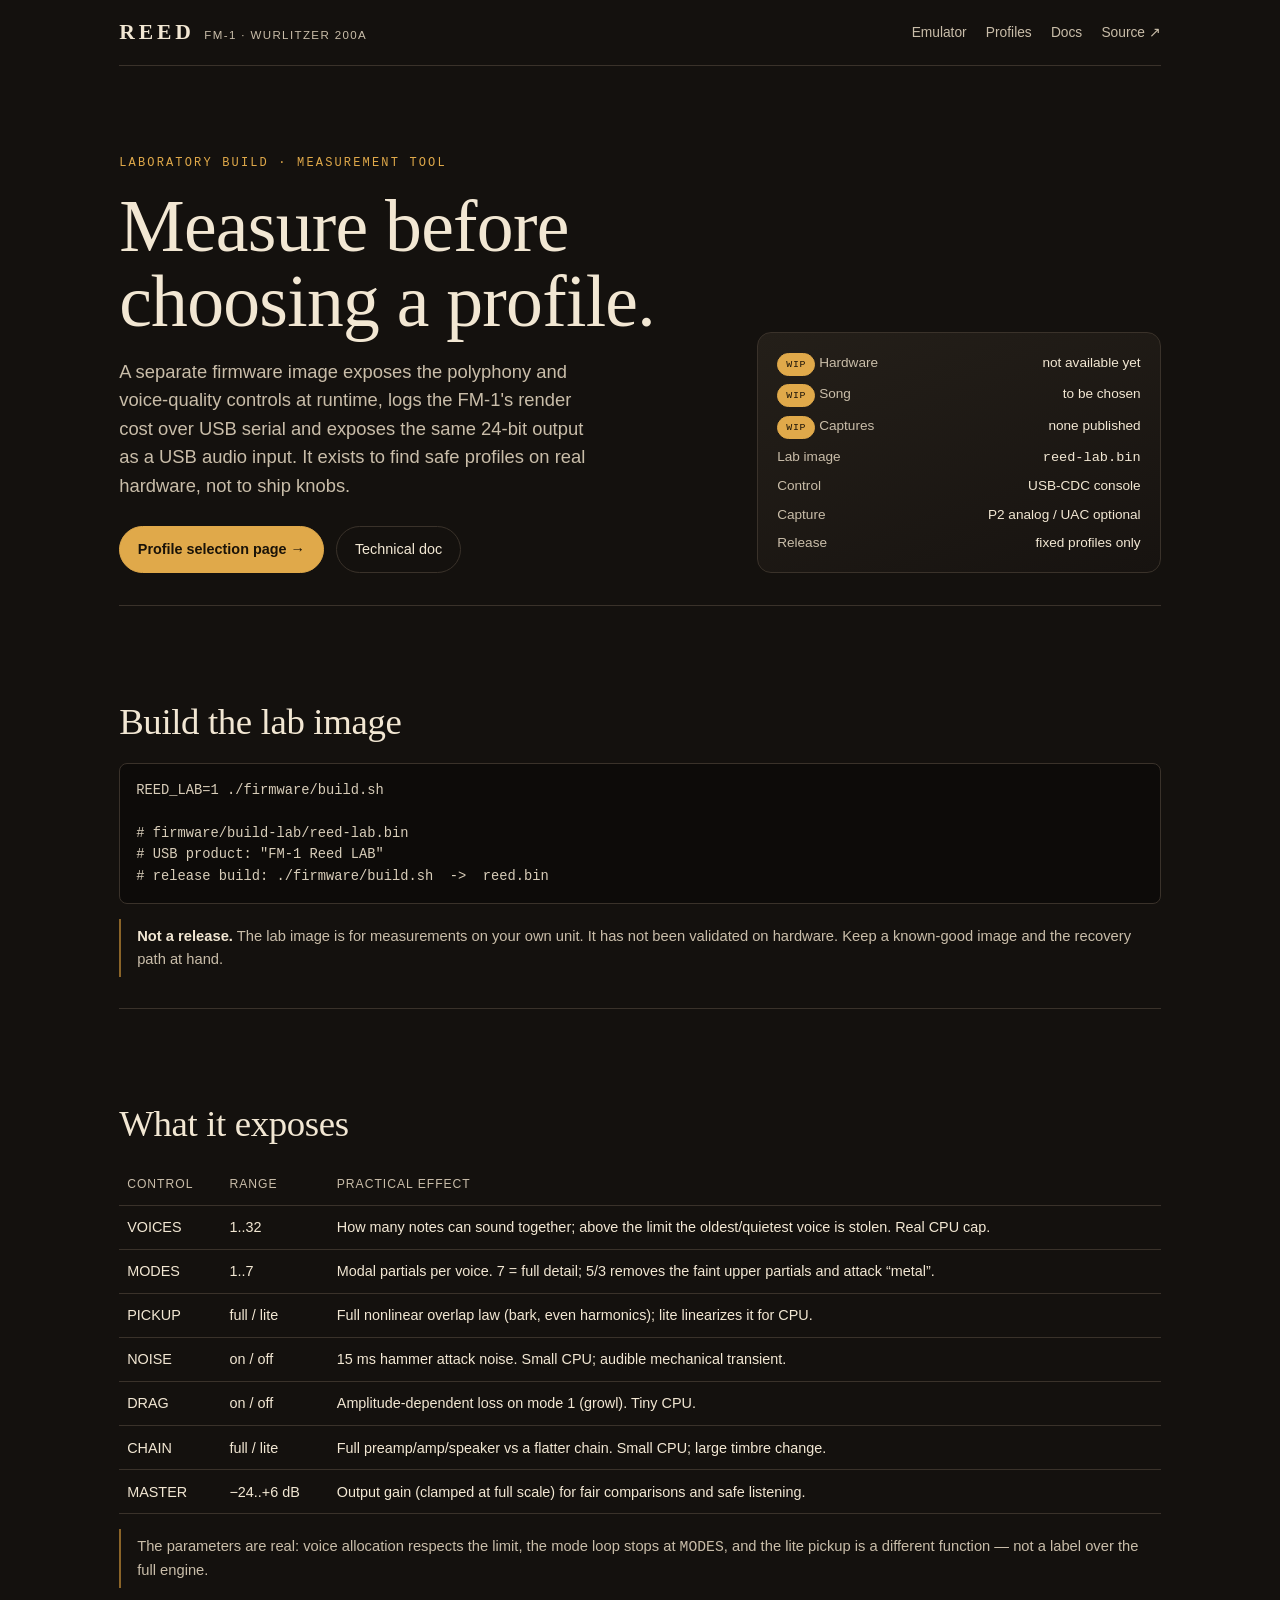
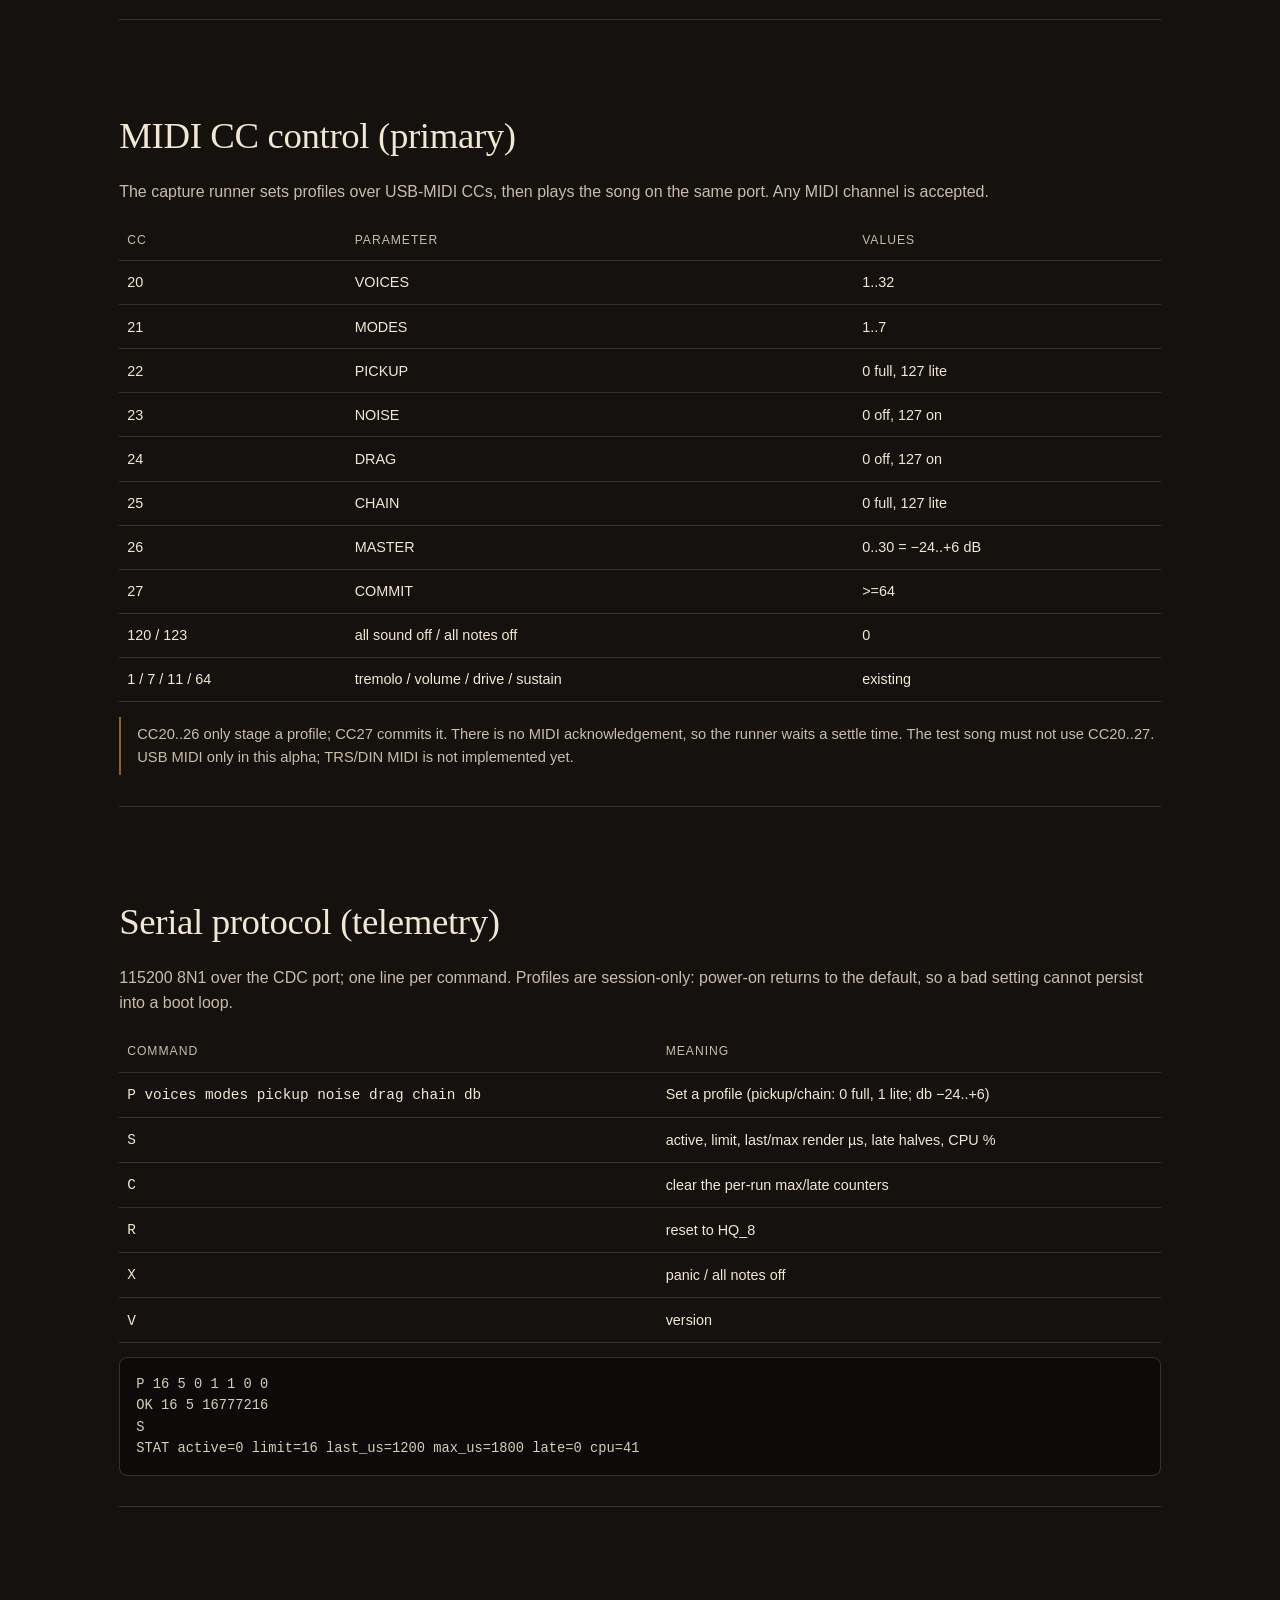
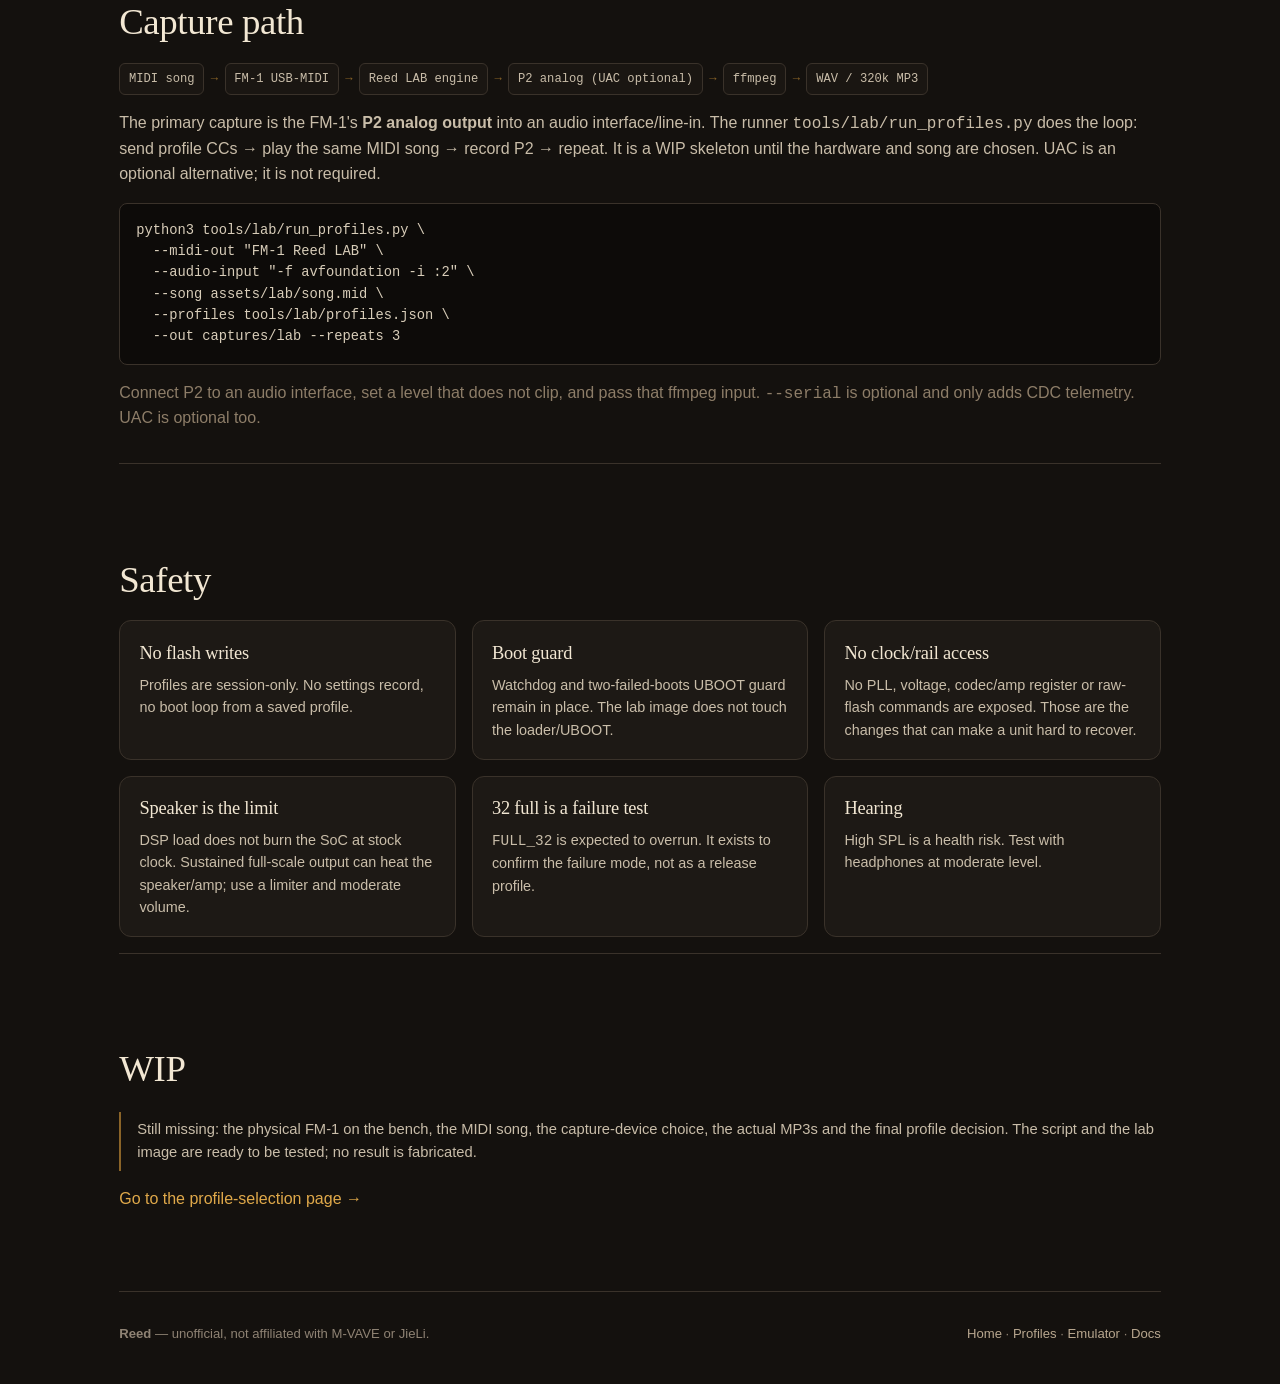
<file: web/lab.html>
<!doctype html>
<html lang="en">
<head>
<meta charset="utf-8">
<meta name="viewport" content="width=device-width, initial-scale=1">
<title>Reed — laboratory build</title>
<meta name="description" content="The Reed lab firmware: runtime voice/quality profiles, USB-CDC telemetry and USB audio capture for FM-1 measurements.">
<link rel="icon" href="assets/favicon.svg" type="image/svg+xml">
<link rel="stylesheet" href="assets/style.css">
</head>
<body>
<div class="wrap">
  <header class="nav">
    <a class="brand" href="index.html"><strong>REED</strong><span>FM-1 · Wurlitzer 200A</span></a>
    <nav>
      <a href="try/index.html">Emulator</a>
      <a href="profiles.html">Profiles</a>
      <a href="docs.html">Docs</a>
      <a href="https://github.com/ograndebe/fm1-reed" target="_blank" rel="noopener">Source ↗</a>
    </nav>
  </header>

  <section class="hero" style="grid-template-columns:1.2fr .8fr">
    <div>
      <div class="kicker">Laboratory build · measurement tool</div>
      <h1>Measure before<br>choosing a profile.</h1>
      <p class="lead">
        A separate firmware image exposes the polyphony and voice-quality controls at runtime,
        logs the FM-1's render cost over USB serial and exposes the same 24-bit output as a
        USB audio input. It exists to find safe profiles on real hardware, not to ship knobs.
      </p>
      <div class="actions">
        <a class="btn primary" href="profiles.html">Profile selection page →</a>
        <a class="btn" href="https://github.com/ograndebe/fm1-reed/blob/main/docs/LAB.md" target="_blank" rel="noopener">Technical doc</a>
      </div>
    </div>
    <aside class="hero-card">
      <dl>
        <dt><span class="pill wip">WIP</span> Hardware</dt><dd>not available yet</dd>
        <dt><span class="pill wip">WIP</span> Song</dt><dd>to be chosen</dd>
        <dt><span class="pill wip">WIP</span> Captures</dt><dd>none published</dd>
        <dt>Lab image</dt><dd><code>reed-lab.bin</code></dd>
        <dt>Control</dt><dd>USB-CDC console</dd>
        <dt>Capture</dt><dd>P2 analog / UAC optional</dd>
        <dt>Release</dt><dd>fixed profiles only</dd>
      </dl>
    </aside>
  </section>

  <section class="section">
    <h2>Build the lab image</h2>
    <pre>REED_LAB=1 ./firmware/build.sh

# firmware/build-lab/reed-lab.bin
# USB product: "FM-1 Reed LAB"
# release build: ./firmware/build.sh  ->  reed.bin</pre>
    <p class="lab-note"><strong>Not a release.</strong> The lab image is for measurements on
    your own unit. It has not been validated on hardware. Keep a known-good image and the
    recovery path at hand.</p>
  </section>

  <section class="section">
    <h2>What it exposes</h2>
    <table class="status">
      <tr><th>Control</th><th>Range</th><th>Practical effect</th></tr>
      <tr><td>VOICES</td><td>1..32</td><td>How many notes can sound together; above the limit the oldest/quietest voice is stolen. Real CPU cap.</td></tr>
      <tr><td>MODES</td><td>1..7</td><td>Modal partials per voice. 7 = full detail; 5/3 removes the faint upper partials and attack “metal”.</td></tr>
      <tr><td>PICKUP</td><td>full / lite</td><td>Full nonlinear overlap law (bark, even harmonics); lite linearizes it for CPU.</td></tr>
      <tr><td>NOISE</td><td>on / off</td><td>15 ms hammer attack noise. Small CPU; audible mechanical transient.</td></tr>
      <tr><td>DRAG</td><td>on / off</td><td>Amplitude-dependent loss on mode 1 (growl). Tiny CPU.</td></tr>
      <tr><td>CHAIN</td><td>full / lite</td><td>Full preamp/amp/speaker vs a flatter chain. Small CPU; large timbre change.</td></tr>
      <tr><td>MASTER</td><td>−24..+6 dB</td><td>Output gain (clamped at full scale) for fair comparisons and safe listening.</td></tr>
    </table>
    <p class="lab-note">The parameters are real: voice allocation respects the limit, the mode
    loop stops at <code>MODES</code>, and the lite pickup is a different function — not a label
    over the full engine.</p>
  </section>

  <section class="section">
    <h2>MIDI CC control (primary)</h2>
    <p>The capture runner sets profiles over USB-MIDI CCs, then plays the song on the same
    port. Any MIDI channel is accepted.</p>
    <table class="status">
      <tr><th>CC</th><th>Parameter</th><th>Values</th></tr>
      <tr><td>20</td><td>VOICES</td><td>1..32</td></tr>
      <tr><td>21</td><td>MODES</td><td>1..7</td></tr>
      <tr><td>22</td><td>PICKUP</td><td>0 full, 127 lite</td></tr>
      <tr><td>23</td><td>NOISE</td><td>0 off, 127 on</td></tr>
      <tr><td>24</td><td>DRAG</td><td>0 off, 127 on</td></tr>
      <tr><td>25</td><td>CHAIN</td><td>0 full, 127 lite</td></tr>
      <tr><td>26</td><td>MASTER</td><td>0..30 = −24..+6 dB</td></tr>
      <tr><td>27</td><td>COMMIT</td><td>&gt;=64</td></tr>
      <tr><td>120 / 123</td><td>all sound off / all notes off</td><td>0</td></tr>
      <tr><td>1 / 7 / 11 / 64</td><td>tremolo / volume / drive / sustain</td><td>existing</td></tr>
    </table>
    <p class="lab-note">CC20..26 only stage a profile; CC27 commits it. There is no MIDI
    acknowledgement, so the runner waits a settle time. The test song must not use CC20..27.
    USB MIDI only in this alpha; TRS/DIN MIDI is not implemented yet.</p>
  </section>

  <section class="section">
    <h2>Serial protocol (telemetry)</h2>
    <p>115200 8N1 over the CDC port; one line per command. Profiles are session-only:
    power-on returns to the default, so a bad setting cannot persist into a boot loop.</p>
    <table class="status">
      <tr><th>Command</th><th>Meaning</th></tr>
      <tr><td><code>P voices modes pickup noise drag chain db</code></td><td>Set a profile (pickup/chain: 0 full, 1 lite; db −24..+6)</td></tr>
      <tr><td><code>S</code></td><td>active, limit, last/max render µs, late halves, CPU %</td></tr>
      <tr><td><code>C</code></td><td>clear the per-run max/late counters</td></tr>
      <tr><td><code>R</code></td><td>reset to HQ_8</td></tr>
      <tr><td><code>X</code></td><td>panic / all notes off</td></tr>
      <tr><td><code>V</code></td><td>version</td></tr>
    </table>
    <pre>P 16 5 0 1 1 0 0
OK 16 5 16777216
S
STAT active=0 limit=16 last_us=1200 max_us=1800 late=0 cpu=41</pre>
  </section>

  <section class="section">
    <h2>Capture path</h2>
    <div class="flow">
      <span>MIDI song</span><i>→</i><span>FM-1 USB-MIDI</span><i>→</i>
      <span>Reed LAB engine</span><i>→</i><span>P2 analog (UAC optional)</span><i>→</i>
      <span>ffmpeg</span><i>→</i><span>WAV / 320k MP3</span>
    </div>
    <p style="margin-top:1rem">The primary capture is the FM-1's <strong>P2 analog output</strong>
    into an audio interface/line-in. The runner <code>tools/lab/run_profiles.py</code> does the
    loop: send profile CCs → play the same MIDI song → record P2 → repeat. It is a WIP skeleton
    until the hardware and song are chosen. UAC is an optional alternative; it is not required.</p>
    <pre>python3 tools/lab/run_profiles.py \
  --midi-out "FM-1 Reed LAB" \
  --audio-input "-f avfoundation -i :2" \
  --song assets/lab/song.mid \
  --profiles tools/lab/profiles.json \
  --out captures/lab --repeats 3</pre>
    <p class="muted">Connect P2 to an audio interface, set a level that does not clip, and pass
    that ffmpeg input. <code>--serial</code> is optional and only adds CDC telemetry. UAC is
    optional too.</p>
  </section>

  <section class="section">
    <h2>Safety</h2>
    <div class="grid">
      <div class="card"><h3>No flash writes</h3><p>Profiles are session-only. No settings
      record, no boot loop from a saved profile.</p></div>
      <div class="card"><h3>Boot guard</h3><p>Watchdog and two-failed-boots UBOOT guard
      remain in place. The lab image does not touch the loader/UBOOT.</p></div>
      <div class="card"><h3>No clock/rail access</h3><p>No PLL, voltage, codec/amp register
      or raw-flash commands are exposed. Those are the changes that can make a unit hard to
      recover.</p></div>
      <div class="card"><h3>Speaker is the limit</h3><p>DSP load does not burn the SoC at
      stock clock. Sustained full-scale output can heat the speaker/amp; use a limiter and
      moderate volume.</p></div>
      <div class="card"><h3>32 full is a failure test</h3><p><code>FULL_32</code> is expected
      to overrun. It exists to confirm the failure mode, not as a release profile.</p></div>
      <div class="card"><h3>Hearing</h3><p>High SPL is a health risk. Test with headphones
      at moderate level.</p></div>
    </div>
  </section>

  <section class="section">
    <h2>WIP</h2>
    <p class="lab-note">Still missing: the physical FM-1 on the bench, the MIDI song, the
    capture-device choice, the actual MP3s and the final profile decision. The script and the
    lab image are ready to be tested; no result is fabricated.</p>
    <p><a href="profiles.html">Go to the profile-selection page →</a></p>
  </section>

  <footer>
    <div class="cols">
      <div><strong>Reed</strong> — unofficial, not affiliated with M-VAVE or JieLi.</div>
      <div><a href="index.html">Home</a> · <a href="profiles.html">Profiles</a> · <a href="try/index.html">Emulator</a> · <a href="docs.html">Docs</a></div>
    </div>
  </footer>
</div>
</body>
</html>
</file>
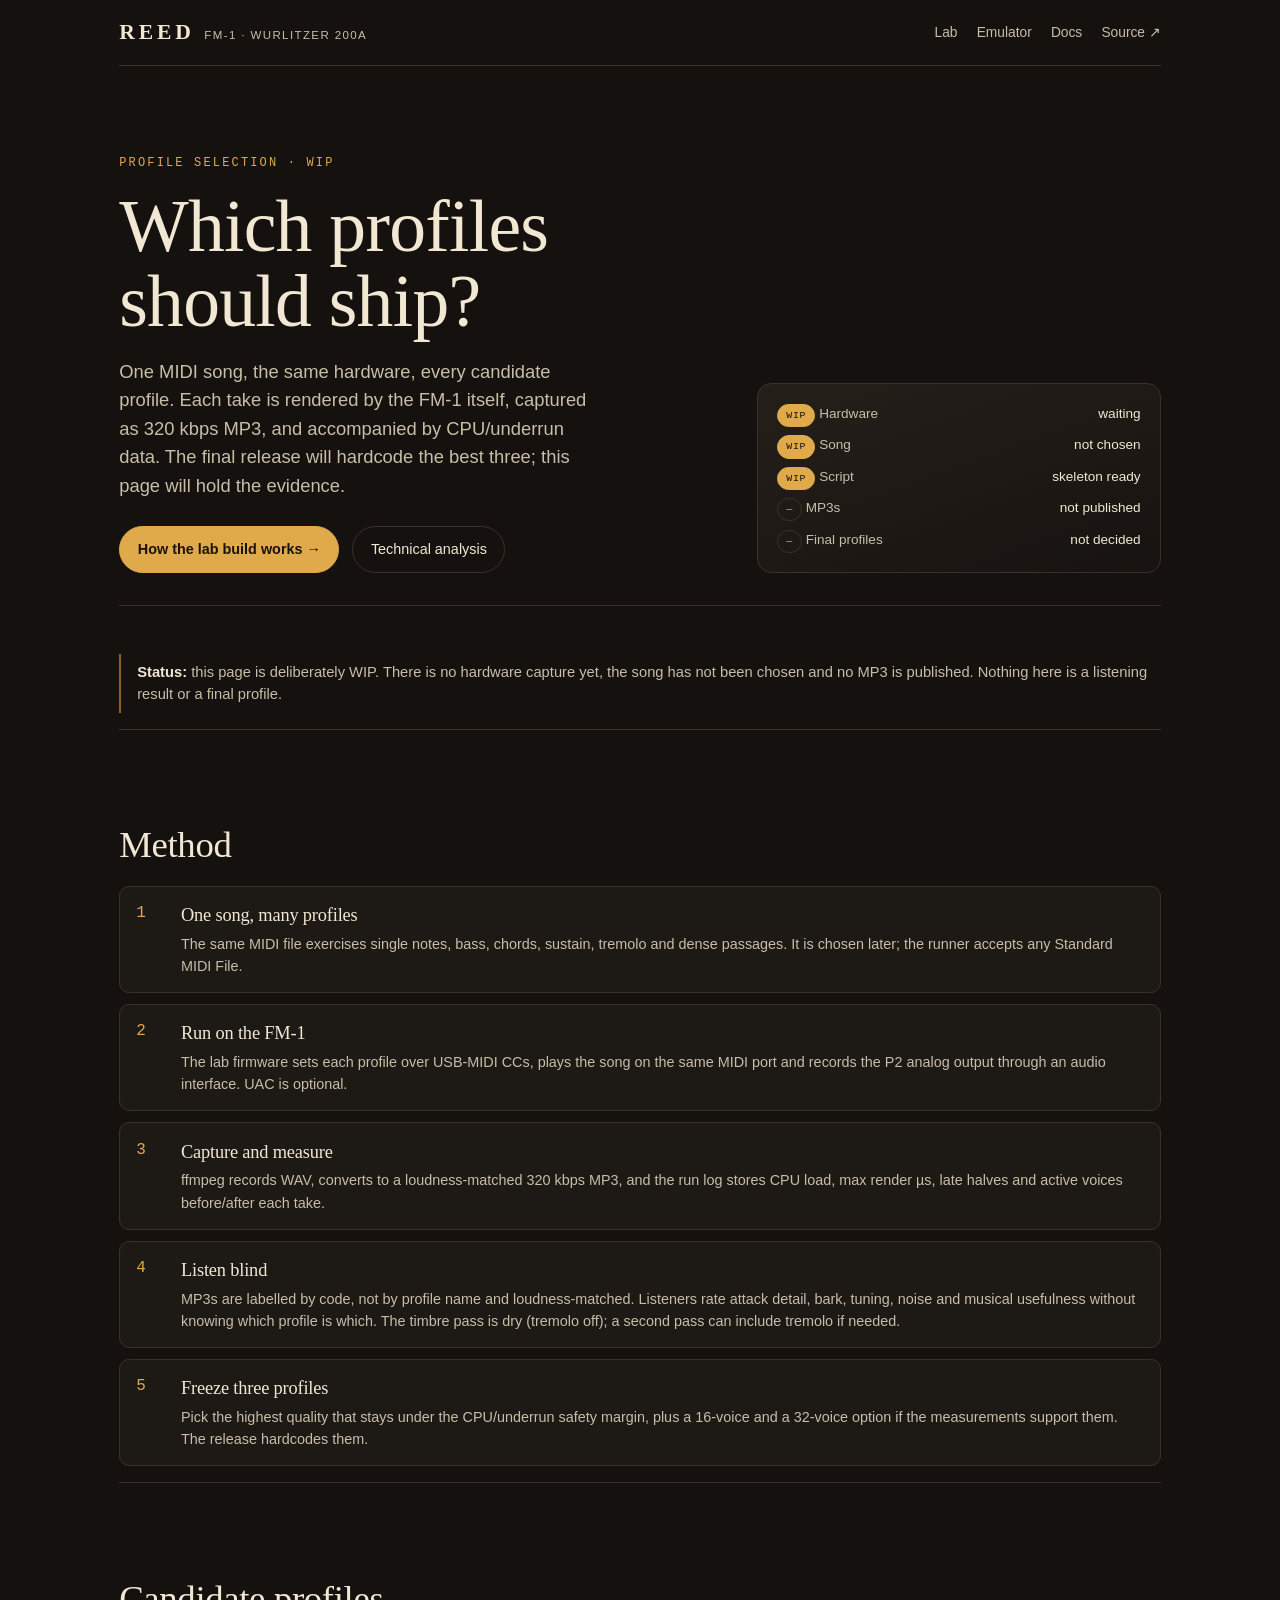
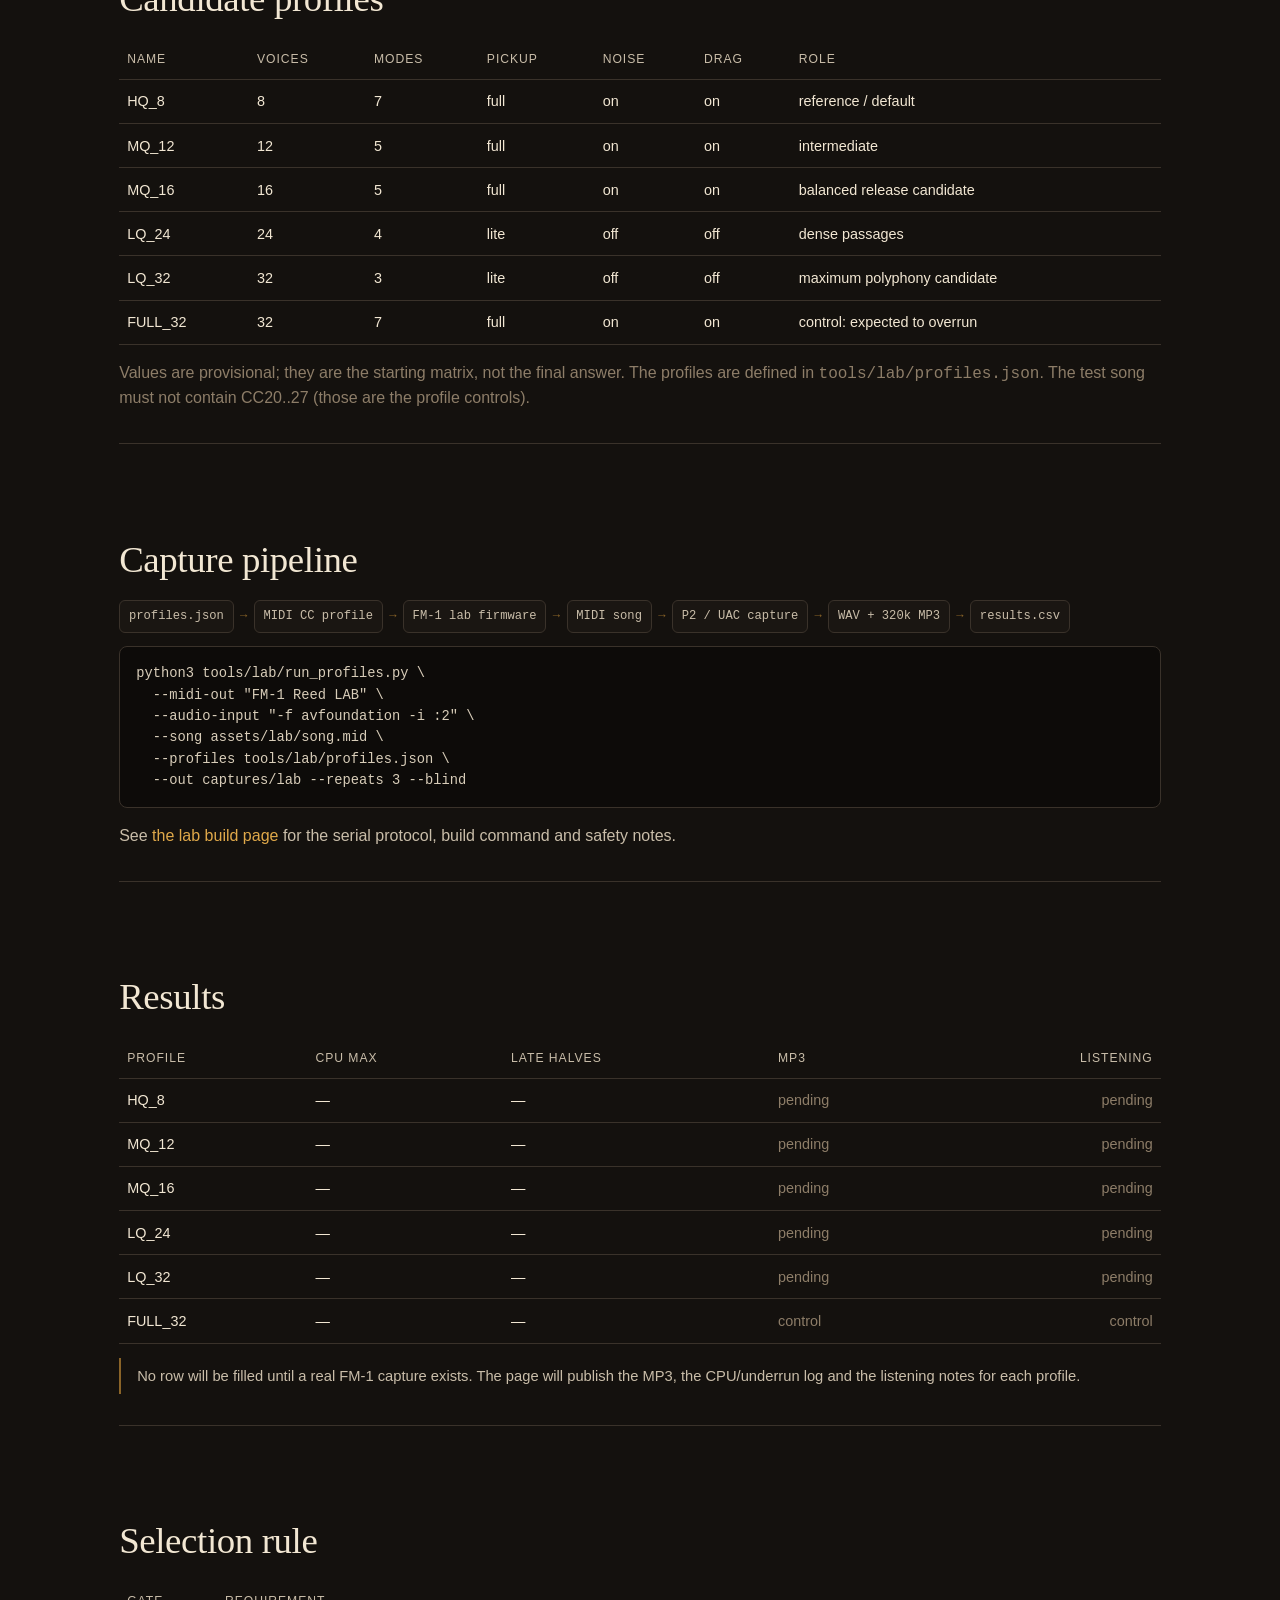
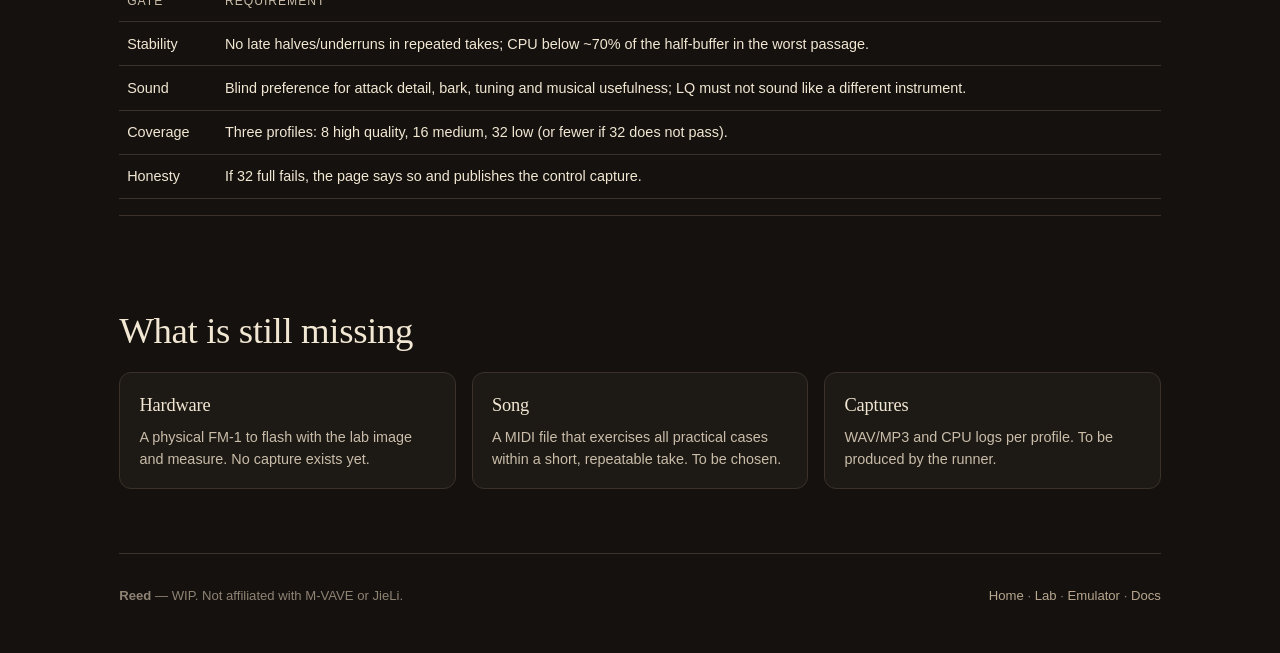
<file: web/profiles.html>
<!doctype html>
<html lang="en">
<head>
<meta charset="utf-8">
<meta name="viewport" content="width=device-width, initial-scale=1">
<title>Reed — choosing the final profiles</title>
<meta name="description" content="WIP: the methodology and results for choosing Reed's release polyphony/quality profiles on real FM-1 hardware.">
<link rel="icon" href="assets/favicon.svg" type="image/svg+xml">
<link rel="stylesheet" href="assets/style.css">
</head>
<body>
<div class="wrap">
  <header class="nav">
    <a class="brand" href="index.html"><strong>REED</strong><span>FM-1 · Wurlitzer 200A</span></a>
    <nav>
      <a href="lab.html">Lab</a>
      <a href="try/index.html">Emulator</a>
      <a href="docs.html">Docs</a>
      <a href="https://github.com/ograndebe/fm1-reed" target="_blank" rel="noopener">Source ↗</a>
    </nav>
  </header>

  <section class="hero" style="grid-template-columns:1.2fr .8fr">
    <div>
      <div class="kicker">Profile selection · WIP</div>
      <h1>Which profiles<br>should ship?</h1>
      <p class="lead">
        One MIDI song, the same hardware, every candidate profile. Each take is rendered by
        the FM-1 itself, captured as 320 kbps MP3, and accompanied by CPU/underrun data.
        The final release will hardcode the best three; this page will hold the evidence.
      </p>
      <div class="actions">
        <a class="btn primary" href="lab.html">How the lab build works →</a>
        <a class="btn" href="https://github.com/ograndebe/fm1-reed/blob/main/docs/POLYPHONY.md" target="_blank" rel="noopener">Technical analysis</a>
      </div>
    </div>
    <aside class="hero-card">
      <dl>
        <dt><span class="pill wip">WIP</span> Hardware</dt><dd>waiting</dd>
        <dt><span class="pill wip">WIP</span> Song</dt><dd>not chosen</dd>
        <dt><span class="pill wip">WIP</span> Script</dt><dd>skeleton ready</dd>
        <dt><span class="pill todo">—</span> MP3s</dt><dd>not published</dd>
        <dt><span class="pill todo">—</span> Final profiles</dt><dd>not decided</dd>
      </dl>
    </aside>
  </section>

  <section class="section">
    <div class="lab-note"><strong>Status:</strong> this page is deliberately WIP. There is no
    hardware capture yet, the song has not been chosen and no MP3 is published. Nothing here
    is a listening result or a final profile.</div>
  </section>

  <section class="section">
    <h2>Method</h2>
    <div class="steps">
      <div class="step"><div><h3>One song, many profiles</h3><p>The same MIDI file exercises
      single notes, bass, chords, sustain, tremolo and dense passages. It is chosen later; the
      runner accepts any Standard MIDI File.</p></div></div>
      <div class="step"><div><h3>Run on the FM-1</h3><p>The lab firmware sets each profile over
      USB-MIDI CCs, plays the song on the same MIDI port and records the P2 analog output
      through an audio interface. UAC is optional.</p></div></div>
      <div class="step"><div><h3>Capture and measure</h3><p>ffmpeg records WAV, converts to
      a loudness-matched 320 kbps MP3, and the run log stores CPU load, max render µs, late
      halves and active voices before/after each take.</p></div></div>
      <div class="step"><div><h3>Listen blind</h3><p>MP3s are labelled by code, not by profile
      name and loudness-matched. Listeners rate attack detail, bark, tuning, noise and musical
      usefulness without knowing which profile is which. The timbre pass is dry (tremolo off);
      a second pass can include tremolo if needed.</p></div></div>
      <div class="step"><div><h3>Freeze three profiles</h3><p>Pick the highest quality that
      stays under the CPU/underrun safety margin, plus a 16-voice and a 32-voice option if the
      measurements support them. The release hardcodes them.</p></div></div>
    </div>
  </section>

  <section class="section">
    <h2>Candidate profiles</h2>
    <table class="status">
      <tr><th>Name</th><th>Voices</th><th>Modes</th><th>Pickup</th><th>Noise</th><th>Drag</th><th>Role</th></tr>
      <tr><td>HQ_8</td><td>8</td><td>7</td><td>full</td><td>on</td><td>on</td><td>reference / default</td></tr>
      <tr><td>MQ_12</td><td>12</td><td>5</td><td>full</td><td>on</td><td>on</td><td>intermediate</td></tr>
      <tr><td>MQ_16</td><td>16</td><td>5</td><td>full</td><td>on</td><td>on</td><td>balanced release candidate</td></tr>
      <tr><td>LQ_24</td><td>24</td><td>4</td><td>lite</td><td>off</td><td>off</td><td>dense passages</td></tr>
      <tr><td>LQ_32</td><td>32</td><td>3</td><td>lite</td><td>off</td><td>off</td><td>maximum polyphony candidate</td></tr>
      <tr><td>FULL_32</td><td>32</td><td>7</td><td>full</td><td>on</td><td>on</td><td>control: expected to overrun</td></tr>
    </table>
    <p class="muted">Values are provisional; they are the starting matrix, not the final answer.
    The profiles are defined in <code>tools/lab/profiles.json</code>. The test song must not
    contain CC20..27 (those are the profile controls).</p>
  </section>

  <section class="section">
    <h2>Capture pipeline</h2>
    <div class="flow">
      <span>profiles.json</span><i>→</i><span>MIDI CC profile</span><i>→</i>
      <span>FM-1 lab firmware</span><i>→</i><span>MIDI song</span><i>→</i>
      <span>P2 / UAC capture</span><i>→</i><span>WAV + 320k MP3</span><i>→</i>
      <span>results.csv</span>
    </div>
    <pre>python3 tools/lab/run_profiles.py \
  --midi-out "FM-1 Reed LAB" \
  --audio-input "-f avfoundation -i :2" \
  --song assets/lab/song.mid \
  --profiles tools/lab/profiles.json \
  --out captures/lab --repeats 3 --blind</pre>
    <p>See <a href="lab.html">the lab build page</a> for the serial protocol, build command
    and safety notes.</p>
  </section>

  <section class="section">
    <h2>Results</h2>
    <table class="status result-table">
      <tr><th>Profile</th><th>CPU max</th><th>Late halves</th><th>MP3</th><th>Listening</th></tr>
      <tr><td>HQ_8</td><td>—</td><td>—</td><td class="muted">pending</td><td class="muted">pending</td></tr>
      <tr><td>MQ_12</td><td>—</td><td>—</td><td class="muted">pending</td><td class="muted">pending</td></tr>
      <tr><td>MQ_16</td><td>—</td><td>—</td><td class="muted">pending</td><td class="muted">pending</td></tr>
      <tr><td>LQ_24</td><td>—</td><td>—</td><td class="muted">pending</td><td class="muted">pending</td></tr>
      <tr><td>LQ_32</td><td>—</td><td>—</td><td class="muted">pending</td><td class="muted">pending</td></tr>
      <tr><td>FULL_32</td><td>—</td><td>—</td><td class="muted">control</td><td class="muted">control</td></tr>
    </table>
    <p class="lab-note">No row will be filled until a real FM-1 capture exists. The page will
    publish the MP3, the CPU/underrun log and the listening notes for each profile.</p>
  </section>

  <section class="section">
    <h2>Selection rule</h2>
    <table class="status">
      <tr><th>Gate</th><th>Requirement</th></tr>
      <tr><td>Stability</td><td>No late halves/underruns in repeated takes; CPU below ~70% of the half-buffer in the worst passage.</td></tr>
      <tr><td>Sound</td><td>Blind preference for attack detail, bark, tuning and musical usefulness; LQ must not sound like a different instrument.</td></tr>
      <tr><td>Coverage</td><td>Three profiles: 8 high quality, 16 medium, 32 low (or fewer if 32 does not pass).</td></tr>
      <tr><td>Honesty</td><td>If 32 full fails, the page says so and publishes the control capture.</td></tr>
    </table>
  </section>

  <section class="section">
    <h2>What is still missing</h2>
    <div class="grid">
      <div class="card"><h3>Hardware</h3><p>A physical FM-1 to flash with the lab image and
      measure. No capture exists yet.</p></div>
      <div class="card"><h3>Song</h3><p>A MIDI file that exercises all practical cases within
      a short, repeatable take. To be chosen.</p></div>
      <div class="card"><h3>Captures</h3><p>WAV/MP3 and CPU logs per profile. To be produced
      by the runner.</p></div>
    </div>
  </section>

  <footer>
    <div class="cols">
      <div><strong>Reed</strong> — WIP. Not affiliated with M-VAVE or JieLi.</div>
      <div><a href="index.html">Home</a> · <a href="lab.html">Lab</a> · <a href="try/index.html">Emulator</a> · <a href="docs.html">Docs</a></div>
    </div>
  </footer>
</div>
</body>
</html>
</file>
<file: web/assets/style.css>
:root {
  --ink: #14110e;
  --panel: #1d1915;
  --panel-2: #26211b;
  --cream: #f2e7d3;
  --cream-dim: #c9bda9;
  --amber: #e0a94a;
  --amber-soft: #8a6428;
  --red: #b5483c;
  --line: #3a322a;
  --green: #8fbf7f;
  --mono: "SFMono-Regular", ui-monospace, Menlo, Consolas, monospace;
  --sans: -apple-system, BlinkMacSystemFont, "Segoe UI", Roboto, Helvetica, Arial, sans-serif;
  --serif: "Iowan Old Style", "Palatino Linotype", Palatino, Georgia, serif;
}

* { box-sizing: border-box; }
html, body { margin: 0; padding: 0; }
body {
  background: var(--ink);
  color: var(--cream);
  font-family: var(--sans);
  line-height: 1.55;
  -webkit-font-smoothing: antialiased;
}
a { color: var(--amber); text-decoration: none; }
a:hover { text-decoration: underline; }
img { max-width: 100%; }
code, pre { font-family: var(--mono); }
pre {
  background: #0d0b09;
  border: 1px solid var(--line);
  border-radius: 8px;
  padding: 1rem;
  overflow-x: auto;
  font-size: .86rem;
  color: #d8cdb9;
}
h1, h2, h3 { font-family: var(--serif); font-weight: 500; letter-spacing: -.01em; }
h1 { font-size: clamp(2.4rem, 6vw, 4.6rem); line-height: 1.02; margin: 0 0 1rem; }
h2 { font-size: clamp(1.6rem, 3.2vw, 2.3rem); margin: 2.4rem 0 .8rem; }
h3 { font-size: 1.15rem; margin: 0 0 .4rem; }
p { color: var(--cream-dim); }
.wrap { max-width: 1080px; margin: 0 auto; padding: 0 1.2rem; }

/* top bar */
.nav {
  display: flex; align-items: center; justify-content: space-between;
  padding: 1rem 0; border-bottom: 1px solid var(--line);
}
.brand { display: flex; align-items: baseline; gap: .6rem; color: var(--cream); }
.brand strong { font-family: var(--serif); font-size: 1.35rem; letter-spacing: .18em; }
.brand span { color: var(--cream-dim); font-size: .72rem; letter-spacing: .12em; text-transform: uppercase; }
.nav nav { display: flex; gap: 1.2rem; font-size: .86rem; }
.nav nav a { color: var(--cream-dim); }
.nav nav a:hover { color: var(--amber); }

/* hero */
.hero { padding: clamp(2.5rem, 7vw, 5.5rem) 0 2rem; display: grid; grid-template-columns: 1.25fr .75fr; gap: 2rem; align-items: end; }
.hero .kicker { font-family: var(--mono); font-size: .75rem; letter-spacing: .18em; text-transform: uppercase; color: var(--amber); margin-bottom: 1rem; }
.hero p.lead { font-size: 1.15rem; max-width: 46ch; }
.hero-card {
  border: 1px solid var(--line); border-radius: 14px; background: linear-gradient(160deg, #241f19, #171310);
  padding: 1.2rem; font-size: .85rem;
}
.hero-card dl { display: grid; grid-template-columns: auto 1fr; gap: .45rem 1rem; margin: 0; }
.hero-card dt { color: var(--cream-dim); }
.hero-card dd { margin: 0; color: var(--cream); text-align: right; }
.dot { display: inline-block; width: .55rem; height: .55rem; border-radius: 50%; background: var(--green); margin-right: .4rem; vertical-align: 1px; }
.dot.wip { background: var(--amber); }
.dot.todo { background: #6d5d4c; }

.actions { display: flex; flex-wrap: wrap; gap: .8rem; margin-top: 1.6rem; }
.btn {
  display: inline-flex; align-items: center; gap: .5rem; padding: .72rem 1.1rem;
  border-radius: 999px; border: 1px solid var(--line); color: var(--cream);
  font-size: .9rem; text-decoration: none; transition: .15s ease;
  background: transparent; cursor: pointer; font-family: inherit;
}
.btn:hover { border-color: var(--amber); color: var(--amber); text-decoration: none; }
.btn.primary { background: var(--amber); color: #1a1308; border-color: var(--amber); font-weight: 600; }
.btn.primary:hover { background: #f0bd65; color: #1a1308; }

/* sections */
.section { padding: 3rem 0 1rem; border-top: 1px solid var(--line); }
.grid { display: grid; grid-template-columns: repeat(3, 1fr); gap: 1rem; }
.card { border: 1px solid var(--line); border-radius: 12px; padding: 1.1rem 1.2rem; background: var(--panel); }
.card p { margin: .3rem 0 0; font-size: .9rem; }
.card .num { font-family: var(--mono); color: var(--amber); font-size: .72rem; letter-spacing: .1em; }

/* audio player */
.player { display: grid; grid-template-columns: auto 1fr; gap: 1rem; align-items: center; border: 1px solid var(--line); border-radius: 12px; padding: 1rem; background: var(--panel); }
.player button { width: 3rem; height: 3rem; border-radius: 50%; border: 0; background: var(--amber); color: #1a1308; font-size: 1.2rem; cursor: pointer; }
.player .meta { color: var(--cream-dim); font-size: .85rem; }
.player audio { width: 100%; margin-top: .4rem; }

/* flow */
.flow { display: flex; flex-wrap: wrap; gap: .4rem; align-items: center; font-family: var(--mono); font-size: .76rem; color: var(--cream-dim); }
.flow span { border: 1px solid var(--line); border-radius: 6px; padding: .35rem .55rem; background: #1a1612; }
.flow i { color: var(--amber-soft); font-style: normal; }

/* table */
table.status { width: 100%; border-collapse: collapse; font-size: .9rem; }
table.status th, table.status td { text-align: left; padding: .65rem .5rem; border-bottom: 1px solid var(--line); }
table.status th { color: var(--cream-dim); font-weight: 500; font-size: .76rem; letter-spacing: .08em; text-transform: uppercase; }

/* footer */
footer { margin-top: 3rem; border-top: 1px solid var(--line); padding: 2rem 0 3rem; font-size: .82rem; color: #8f8374; }
footer .cols { display: flex; flex-wrap: wrap; justify-content: space-between; gap: 1rem; }
footer a { color: #b8a78f; }

/* ============================ emulator ============================ */
body.try { background: #0e0c0a; min-height: 100vh; }
.try-head { display: flex; align-items: center; justify-content: space-between; padding: .8rem 1rem; border-bottom: 1px solid var(--line); }
.try-head .links { display: flex; gap: 1rem; font-size: .8rem; }
.try-main { max-width: 1180px; margin: 0 auto; padding: 1rem; }
.instrument {
  position: relative; border-radius: 18px; border: 1px solid #4b4034;
  background:
    radial-gradient(120% 140% at 50% 0%, #3a3128 0%, #241f19 48%, #17130f 100%);
  box-shadow: 0 30px 80px rgba(0,0,0,.6), inset 0 1px 0 rgba(255,255,255,.08);
  padding: 1.2rem 1.2rem 1rem;
}
.instrument::after {
  content: ""; position: absolute; inset: 8px; border-radius: 12px;
  border: 1px solid rgba(255,255,255,.04); pointer-events: none;
}
.badge { position: absolute; top: 1rem; right: 1.2rem; font-family: var(--mono); font-size: .62rem; letter-spacing: .16em; color: #8d7d68; text-transform: uppercase; }
.lcd-row { display: grid; grid-template-columns: 1fr auto; gap: 1rem; align-items: start; margin-bottom: 1rem; }
.lcd {
  background: #101a12; border: 1px solid #2f3f2d; border-radius: 8px;
  padding: .65rem .9rem; font-family: var(--mono); min-height: 4.6rem;
  box-shadow: inset 0 0 18px rgba(0,0,0,.65), 0 0 0 3px #0b0907;
  color: #b8d6a6;
}
.lcd .l1 { font-size: .64rem; letter-spacing: .16em; color: #7e9c72; }
.lcd .l2 { font-size: 1.15rem; letter-spacing: .08em; margin-top: .2rem; }
.lcd .l3 { font-size: .68rem; color: #83a077; margin-top: .25rem; }
.scope-wrap { border: 1px solid #3a322a; border-radius: 8px; background: #100e0b; padding: .35rem; }
canvas#scope { display: block; width: 220px; height: 64px; }
.controls { display: grid; grid-template-columns: repeat(5, minmax(0,1fr)); gap: .7rem; margin-bottom: 1rem; }
.ctrl {
  border: 1px solid #3c3329; border-radius: 10px; padding: .55rem .7rem .6rem;
  background: linear-gradient(180deg, #27211a, #1c1813);
}
.ctrl label { display: flex; justify-content: space-between; font-family: var(--mono); font-size: .62rem; letter-spacing: .1em; color: #a8977f; text-transform: uppercase; }
.ctrl output { color: var(--amber); }
.ctrl input[type=range] {
  width: 100%; margin: .55rem 0 .1rem; accent-color: var(--amber); height: 22px;
}
.hint { font-size: .72rem; color: #8d7d68; text-align: center; margin-top: .4rem; }
.keyboard { position: relative; height: 190px; margin-top: .5rem; user-select: none; touch-action: none; }
.keyboard .white { position: absolute; top: 0; bottom: 0; border-radius: 0 0 6px 6px; background: linear-gradient(180deg, #f7efe0, #ded1bb); border: 1px solid #a99b85; box-shadow: inset 0 -6px 10px rgba(0,0,0,.08); cursor: pointer; }
.keyboard .white.down { background: linear-gradient(180deg, #e3cfa9, #c4ad84); transform: translateY(2px); }
.keyboard .black { position: absolute; top: 0; height: 62%; border-radius: 0 0 4px 4px; background: linear-gradient(180deg, #2a241e, #0d0b09); border: 1px solid #050403; z-index: 2; cursor: pointer; box-shadow: 0 3px 6px rgba(0,0,0,.5); }
.keyboard .black.down { background: linear-gradient(180deg, #4b3d2c, #221b14); transform: translateY(2px); }
.keyboard .key-label { position: absolute; bottom: 7px; left: 0; right: 0; text-align: center; font-family: var(--mono); font-size: .58rem; color: #9a8a72; pointer-events: none; }
.transport { display: flex; flex-wrap: wrap; gap: .5rem; align-items: center; margin-top: .9rem; }
.mini {
  font-family: var(--mono); font-size: .68rem; letter-spacing: .08em; text-transform: uppercase;
  background: #241f19; color: #c2b198; border: 1px solid #463b2f; border-radius: 6px;
  padding: .5rem .7rem; cursor: pointer;
}
.mini:hover, .mini.on { border-color: var(--amber); color: var(--amber); }
.mini.danger:hover { border-color: var(--red); color: #e58a7c; }
.spacer { flex: 1; }
.power { background: var(--amber); color: #1a1308; border-color: var(--amber); font-weight: 700; }
.power.off { background: #2a241d; color: #8d7d68; border-color: #463b2f; }
.statusline { display: flex; gap: 1rem; flex-wrap: wrap; font-family: var(--mono); font-size: .66rem; color: #8d7d68; margin-top: .8rem; }
.statusline b { color: var(--green); font-weight: 500; }
.midi-note { color: var(--amber); }
.overlay { position: absolute; inset: 0; border-radius: 18px; background: rgba(14,12,10,.82); display: flex; align-items: center; justify-content: center; z-index: 10; }
.overlay.hidden { display: none; }
.overlay .box { text-align: center; max-width: 420px; padding: 1.4rem; }
.overlay h2 { margin-top: 0; }
.overlay p { margin: .4rem 0 1rem; }

@media (max-width: 800px) {
  .hero { grid-template-columns: 1fr; }
  .grid { grid-template-columns: 1fr; }
  .controls { grid-template-columns: repeat(2, 1fr); }
  .lcd-row { grid-template-columns: 1fr; }
  canvas#scope { width: 100%; }
  .keyboard { height: 150px; }
  .try-head .links { display: none; }
}

/* lab / profiles */
.pill { display: inline-block; padding: .18rem .5rem; border-radius: 999px; font-family: var(--mono); font-size: .62rem; letter-spacing: .08em; text-transform: uppercase; border: 1px solid var(--line); color: var(--cream-dim); }
.pill.wip { color: #1a1308; background: var(--amber); border-color: var(--amber); }
.pill.ok { color: #10200e; background: var(--green); border-color: var(--green); }
.pill.todo { color: var(--cream-dim); }
.lab-note { border-left: 2px solid var(--amber-soft); padding: .4rem 0 .4rem 1rem; color: var(--cream-dim); font-size: .92rem; }
.lab-note strong { color: var(--cream); }
.steps { counter-reset: step; display: grid; gap: .7rem; }
.step { display: grid; grid-template-columns: 2rem 1fr; gap: .8rem; border: 1px solid var(--line); border-radius: 10px; padding: .9rem 1rem; background: var(--panel); }
.step::before { counter-increment: step; content: counter(step); font-family: var(--mono); color: var(--amber); }
.step h3 { margin: 0 0 .2rem; }
.step p { margin: 0; font-size: .9rem; }
.result-table td:last-child, .result-table th:last-child { text-align: right; }
.muted { color: #8d7d68; }
</file>
